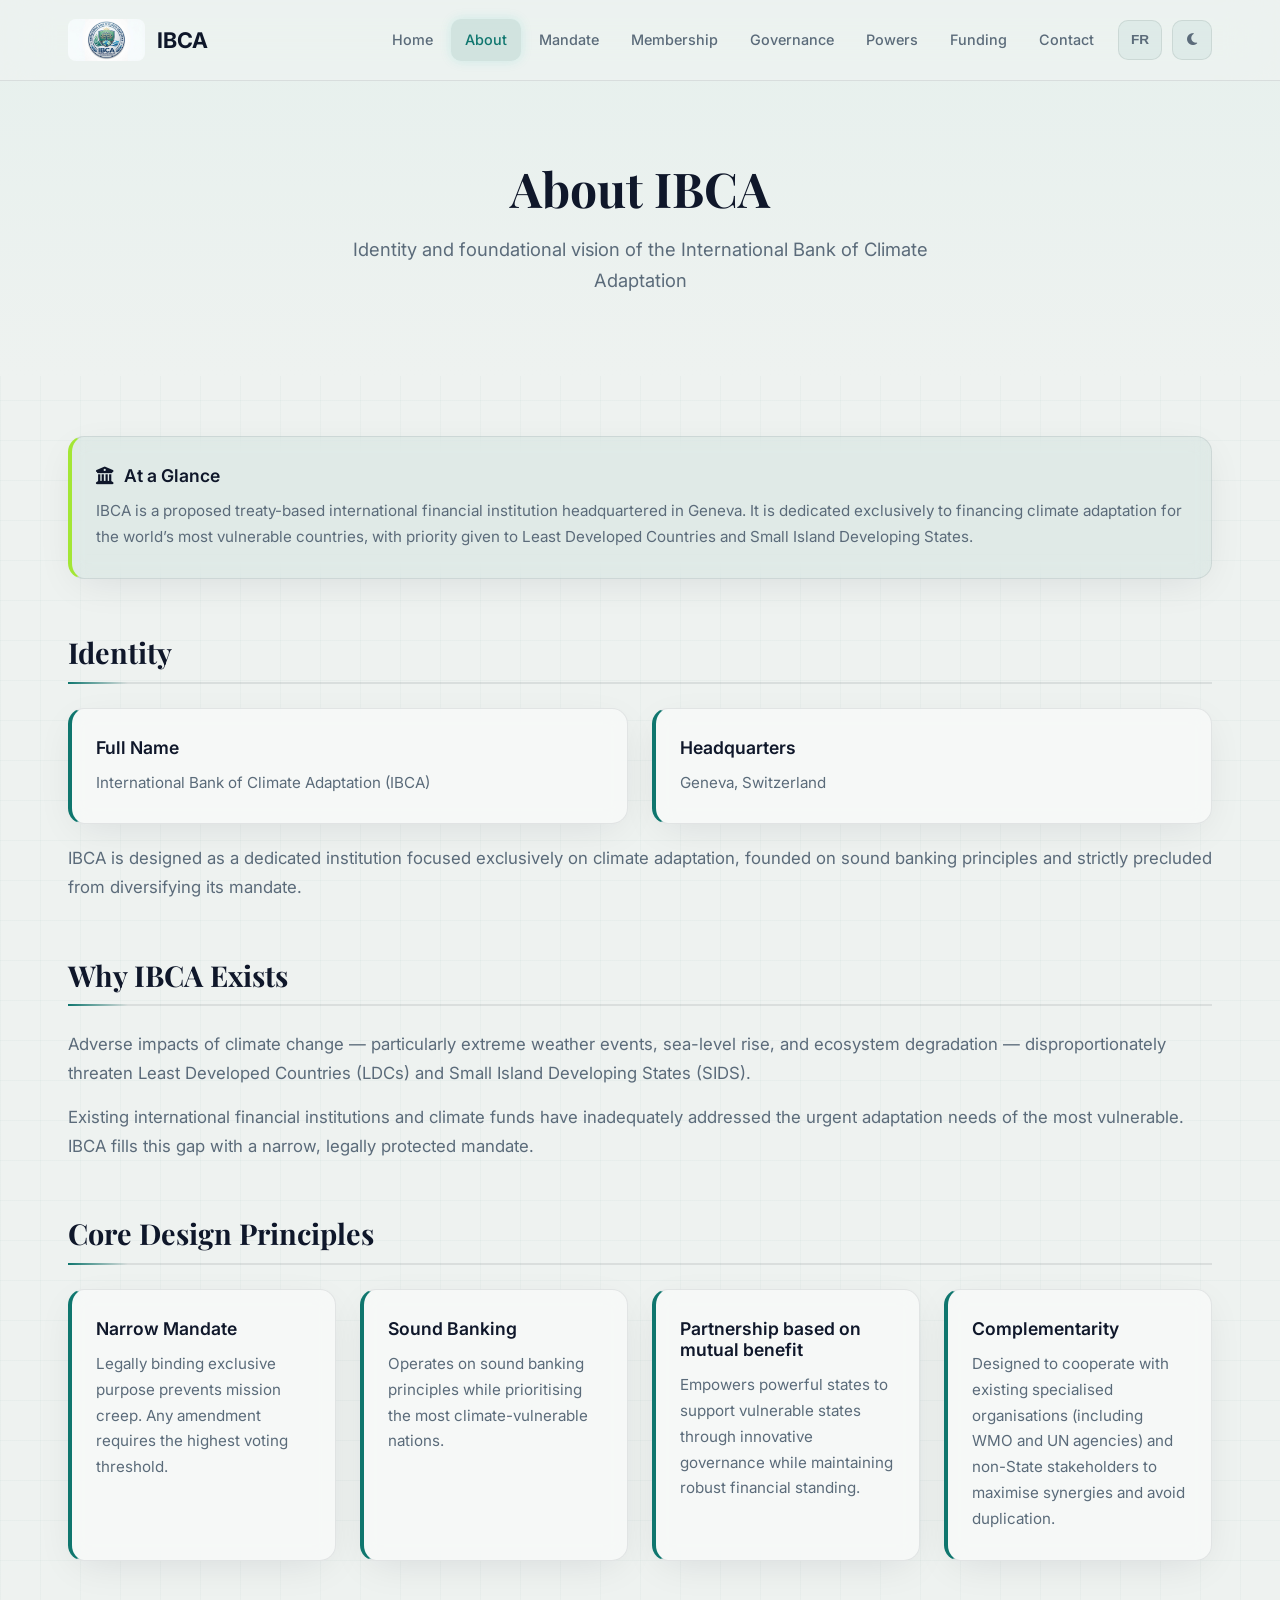
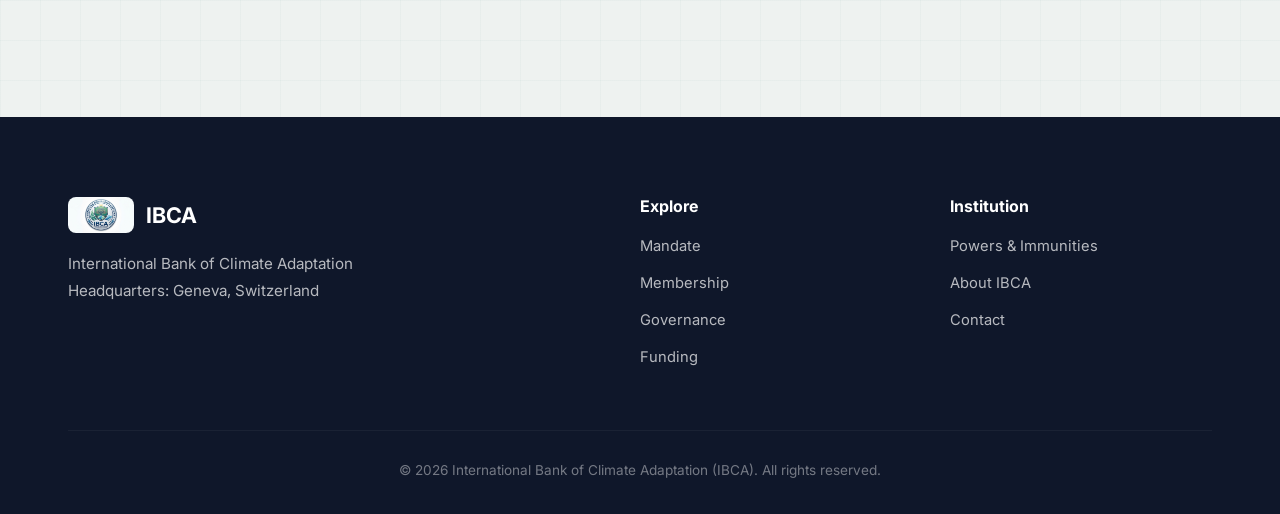
<file: about.html>
<!DOCTYPE html>
<html lang="en" data-lang="en">
<head>
  <meta charset="UTF-8">
  <meta name="viewport" content="width=device-width, initial-scale=1.0">
  <title>About – IBCA</title>
  <meta name="description" content="About the International Bank of Climate Adaptation (IBCA) – a Geneva-based institution dedicated exclusively to climate adaptation finance for the most vulnerable countries.">
  <link rel="preconnect" href="https://fonts.googleapis.com">
  <link rel="preconnect" href="https://fonts.gstatic.com" crossorigin>
  <link href="https://fonts.googleapis.com/css2?family=Inter:wght@400;500;600;700&family=Playfair+Display:wght@600;700&display=swap" rel="stylesheet">
  <link rel="stylesheet" href="https://cdnjs.cloudflare.com/ajax/libs/font-awesome/6.5.1/css/all.min.css">
  <link rel="stylesheet" href="css/style.css">
</head>
<body>
  <header class="header" id="header">
    <div class="container nav-container">
      <a href="index.html" class="logo">
        <img src="logo.png" alt="IBCA Logo">
        <span>IBCA</span>
      </a>
      <nav class="nav" id="nav">
        <a href="index.html" class="nav-link">
          <span class="lang-en">Home</span><span class="lang-fr">Accueil</span>
        </a>
        <a href="about.html" class="nav-link active">
          <span class="lang-en">About</span><span class="lang-fr">À propos</span>
        </a>
        <a href="mandate.html" class="nav-link">
          <span class="lang-en">Mandate</span><span class="lang-fr">Mandat</span>
        </a>
        <a href="membership.html" class="nav-link">
          <span class="lang-en">Membership</span><span class="lang-fr">Adhésion</span>
        </a>
        <a href="governance.html" class="nav-link">
          <span class="lang-en">Governance</span><span class="lang-fr">Gouvernance</span>
        </a>
        <a href="powers.html" class="nav-link">
          <span class="lang-en">Powers</span><span class="lang-fr">Pouvoirs</span>
        </a>
        <a href="funding.html" class="nav-link">
          <span class="lang-en">Funding</span><span class="lang-fr">Financement</span>
        </a>
        <a href="contact.html" class="nav-link">
          <span class="lang-en">Contact</span><span class="lang-fr">Contact</span>
        </a>
        <button class="lang-switch" id="langSwitch">FR</button>
        <button class="theme-toggle" id="themeToggle" aria-label="Toggle dark mode"><i class="fas fa-moon"></i></button>
      </nav>
      <button class="menu-toggle" id="menuToggle" aria-label="Menu"><i class="fas fa-bars"></i></button>
    </div>
  </header>

  <section class="page-hero">
    <div class="container">
      <h1>
        <span class="lang-en">About IBCA</span>
        <span class="lang-fr">À propos de l'IBCA</span>
      </h1>
      <p>
        <span class="lang-en">Identity and foundational vision of the International Bank of Climate Adaptation</span>
        <span class="lang-fr">Identité et vision fondatrice de la Banque internationale d'adaptation au climat</span>
      </p>
    </div>
  </section>

  <section class="content-section">
    <div class="container">

      <!-- Summary -->
      <div class="content-block">
        <div class="info-card" style="border-left-color: var(--accent); background: rgba(15,118,110,0.06);">
          <h4><i class="fas fa-building-columns"></i> <span class="lang-en">At a Glance</span><span class="lang-fr">En un coup d'œil</span></h4>
          <p>
            <span class="lang-en">IBCA is a proposed treaty-based international financial institution headquartered in Geneva. It is dedicated exclusively to financing climate adaptation for the world’s most vulnerable countries, with priority given to Least Developed Countries and Small Island Developing States.</span>
            <span class="lang-fr">L'IBCA est une institution financière internationale proposée fondée sur un traité, dont le siège est à Genève. Elle est exclusivement dédiée au financement de l'adaptation au climat pour les pays les plus vulnérables du monde, en donnant la priorité aux pays les moins avancés et aux petits États insulaires en développement.</span>
          </p>
        </div>
      </div>

      <div class="content-block">
        <h2>
          <span class="lang-en">Identity</span>
          <span class="lang-fr">Identité</span>
        </h2>
        <div class="info-grid">
          <div class="info-card">
            <h4><span class="lang-en">Full Name</span><span class="lang-fr">Nom complet</span></h4>
            <p>International Bank of Climate Adaptation (IBCA)</p>
          </div>
          <div class="info-card">
            <h4><span class="lang-en">Headquarters</span><span class="lang-fr">Siège</span></h4>
            <p><span class="lang-en">Geneva, Switzerland</span><span class="lang-fr">Genève, Suisse</span></p>
          </div>
        </div>
        <p style="margin-top: 20px; color: var(--gray);">
          <span class="lang-en">IBCA is designed as a dedicated institution focused exclusively on climate adaptation, founded on sound banking principles and strictly precluded from diversifying its mandate.</span>
          <span class="lang-fr">L'IBCA est conçue comme une institution dédiée exclusivement à l'adaptation au climat, fondée sur des principes bancaires sains et strictement empêchée de diversifier son mandat.</span>
        </p>
      </div>

      <div class="content-block">
        <h2>
          <span class="lang-en">Why IBCA Exists</span>
          <span class="lang-fr">Pourquoi l'IBCA existe</span>
        </h2>
        <p>
          <span class="lang-en">Adverse impacts of climate change — particularly extreme weather events, sea-level rise, and ecosystem degradation — disproportionately threaten Least Developed Countries (LDCs) and Small Island Developing States (SIDS).</span>
          <span class="lang-fr">Les impacts négatifs du changement climatique — en particulier les phénomènes météorologiques extrêmes, l'élévation du niveau de la mer et la dégradation des écosystèmes — menacent de manière disproportionnée les pays les moins avancés (PMA) et les petits États insulaires en développement (PEID).</span>
        </p>
        <p>
          <span class="lang-en">Existing international financial institutions and climate funds have inadequately addressed the urgent adaptation needs of the most vulnerable. IBCA fills this gap with a narrow, legally protected mandate.</span>
          <span class="lang-fr">Les institutions financières internationales et les fonds climatiques existants n'ont pas suffisamment répondu aux besoins urgents d'adaptation des plus vulnérables. L'IBCA comble cette lacune avec un mandat étroit et juridiquement protégé.</span>
        </p>
      </div>

      <div class="content-block">
        <h2>
          <span class="lang-en">Core Design Principles</span>
          <span class="lang-fr">Principes de conception fondamentaux</span>
        </h2>
        <div class="info-grid">
          <div class="info-card">
            <h4><span class="lang-en">Narrow Mandate</span><span class="lang-fr">Mandat étroit</span></h4>
            <p>
              <span class="lang-en">Legally binding exclusive purpose prevents mission creep. Any amendment requires the highest voting threshold.</span>
              <span class="lang-fr">Un objectif exclusif juridiquement contraignant empêche le glissement de mission. Toute modification exige le seuil de vote le plus élevé.</span>
            </p>
          </div>
          <div class="info-card">
            <h4><span class="lang-en">Sound Banking</span><span class="lang-fr">Principes bancaires sains</span></h4>
            <p>
              <span class="lang-en">Operates on sound banking principles while prioritising the most climate-vulnerable nations.</span>
              <span class="lang-fr">Fonctionne selon des principes bancaires sains tout en donnant la priorité aux nations les plus vulnérables au climat.</span>
            </p>
          </div>
          <div class="info-card">
            <h4><span class="lang-en">Partnership based on mutual benefit</span><span class="lang-fr">Partenariat fondé sur le bénéfice mutuel</span></h4>
            <p>
              <span class="lang-en">Empowers powerful states to support vulnerable states through innovative governance while maintaining robust financial standing.</span>
              <span class="lang-fr">Permet aux États puissants de soutenir les États vulnérables grâce à une gouvernance innovante tout en maintenant une solidité financière robuste.</span>
            </p>
          </div>
          <div class="info-card">
            <h4><span class="lang-en">Complementarity</span><span class="lang-fr">Complémentarité</span></h4>
            <p>
              <span class="lang-en">Designed to cooperate with existing specialised organisations (including WMO and UN agencies) and non-State stakeholders to maximise synergies and avoid duplication.</span>
              <span class="lang-fr">Conçue pour coopérer avec les organisations spécialisées existantes (y compris l'OMM et les agences de l'ONU) et les acteurs non étatiques afin de maximiser les synergies et d'éviter les doublons.</span>
            </p>
          </div>
        </div>
      </div>
    </div>
  </section>

  <footer class="footer">
    <div class="container">
      <div class="footer-grid">
        <div class="footer-brand">
          <div class="logo">
            <img src="logo.png" alt="IBCA" style="height:36px;">
            <span>IBCA</span>
          </div>
          <p>
            <span class="lang-en">International Bank of Climate Adaptation<br>Headquarters: Geneva, Switzerland</span>
            <span class="lang-fr">Banque internationale d'adaptation au climat<br>Siège : Genève, Suisse</span>
          </p>
        </div>
        <div class="footer-links">
          <h4><span class="lang-en">Explore</span><span class="lang-fr">Explorer</span></h4>
          <a href="mandate.html"><span class="lang-en">Mandate</span><span class="lang-fr">Mandat</span></a>
          <a href="membership.html"><span class="lang-en">Membership</span><span class="lang-fr">Adhésion</span></a>
          <a href="governance.html"><span class="lang-en">Governance</span><span class="lang-fr">Gouvernance</span></a>
          <a href="funding.html"><span class="lang-en">Funding</span><span class="lang-fr">Financement</span></a>
        </div>
        <div class="footer-links">
          <h4><span class="lang-en">Institution</span><span class="lang-fr">Institution</span></h4>
          <a href="powers.html"><span class="lang-en">Powers & Immunities</span><span class="lang-fr">Pouvoirs & Immunités</span></a>
          <a href="about.html"><span class="lang-en">About IBCA</span><span class="lang-fr">À propos de l'IBCA</span></a>
          <a href="contact.html"><span class="lang-en">Contact</span><span class="lang-fr">Contact</span></a>
        </div>
      </div>
      <div class="footer-bottom">
        <p>© 2026 International Bank of Climate Adaptation (IBCA). All rights reserved.</p>
      </div>
    </div>
  </footer>
  <script src="js/main.js"></script>
</body>
</html>
</file>
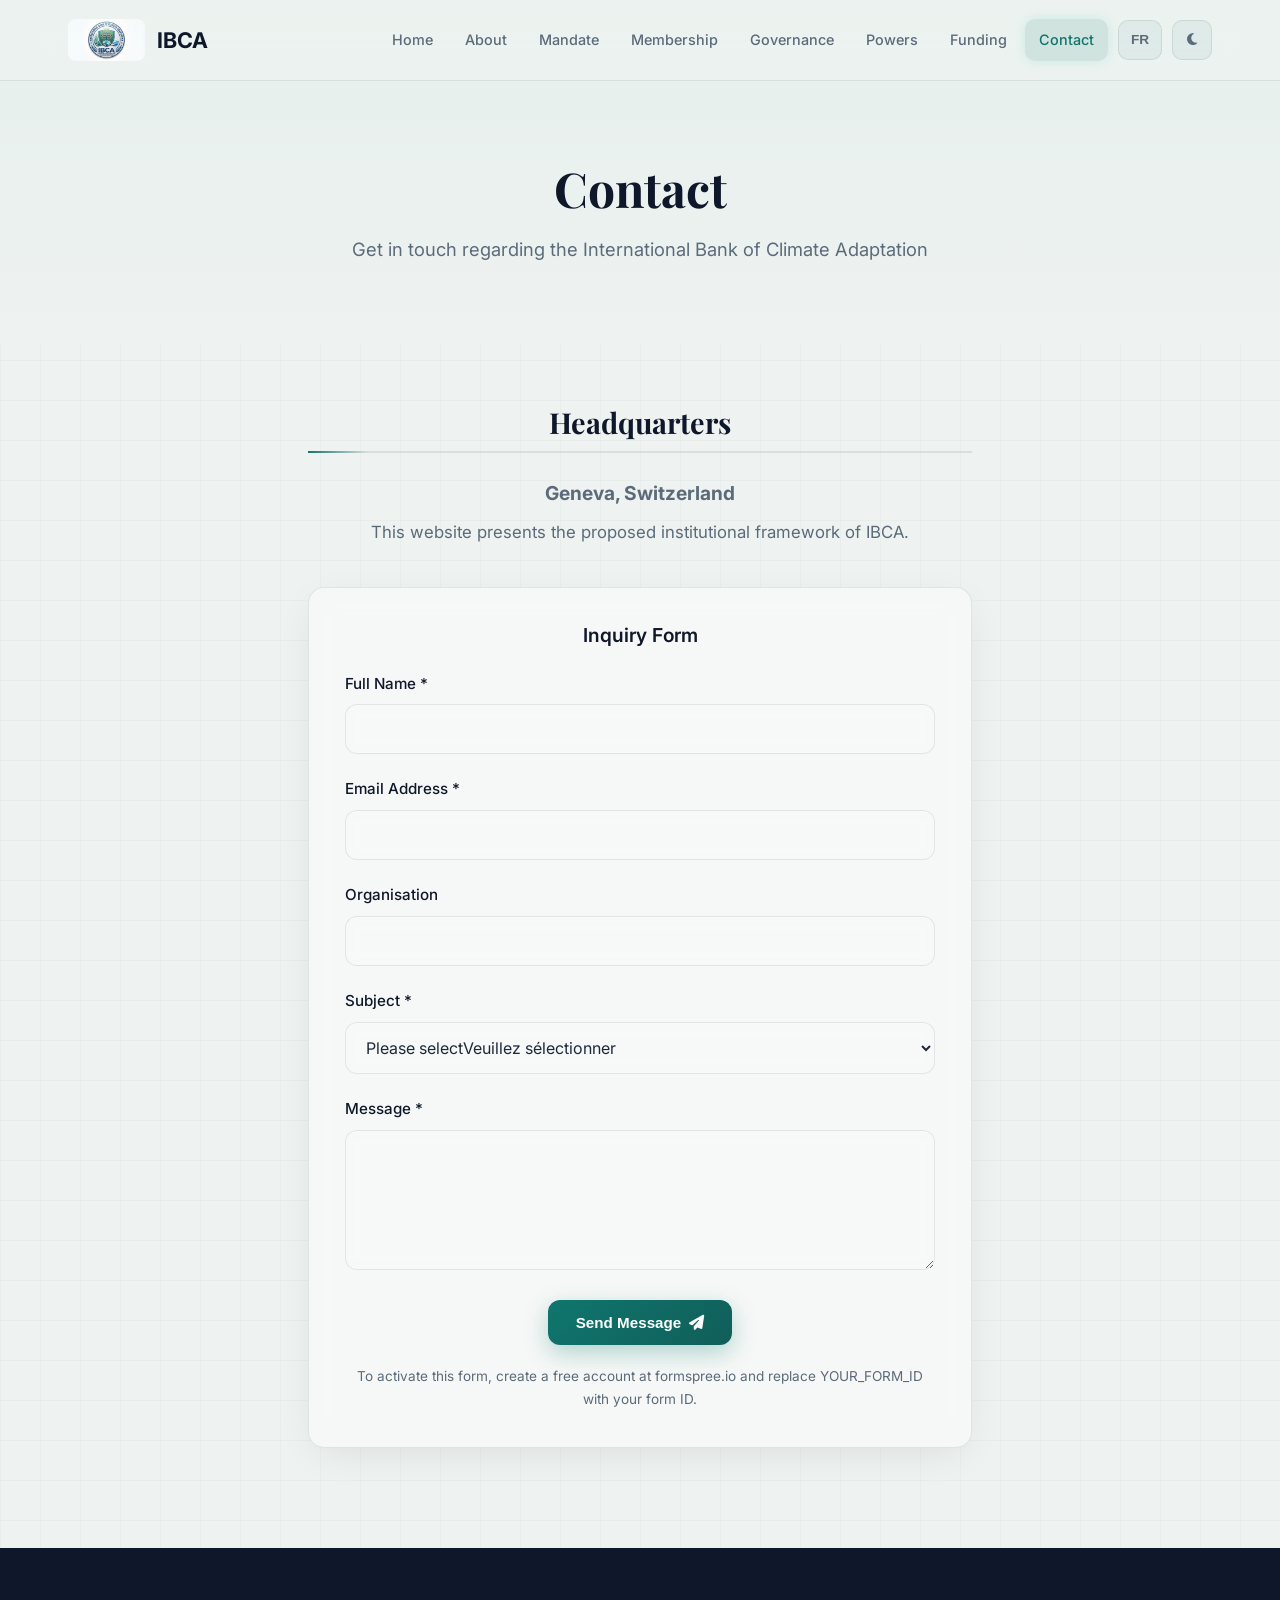
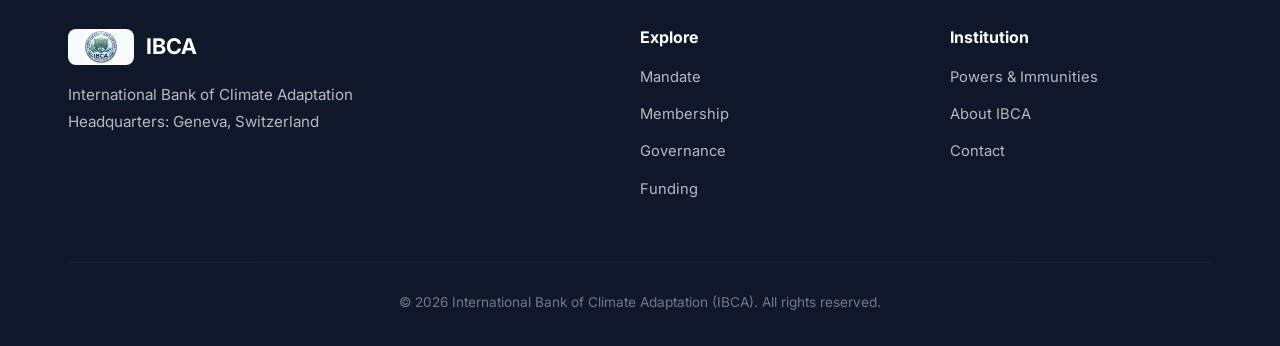
<file: contact.html>
<!DOCTYPE html>
<html lang="en" data-lang="en">
<head>
  <meta charset="UTF-8">
  <meta name="viewport" content="width=device-width, initial-scale=1.0">
  <title>Contact – IBCA</title>
  <meta name="description" content="Contact the International Bank of Climate Adaptation (IBCA) – Geneva headquarters and inquiry form.">
  <link rel="preconnect" href="https://fonts.googleapis.com">
  <link rel="preconnect" href="https://fonts.gstatic.com" crossorigin>
  <link href="https://fonts.googleapis.com/css2?family=Inter:wght@400;500;600;700&family=Playfair+Display:wght@600;700&display=swap" rel="stylesheet">
  <link rel="stylesheet" href="https://cdnjs.cloudflare.com/ajax/libs/font-awesome/6.5.1/css/all.min.css">
  <link rel="stylesheet" href="css/style.css">
</head>
<body>
  <header class="header" id="header">
    <div class="container nav-container">
      <a href="index.html" class="logo">
        <img src="logo.png" alt="IBCA Logo">
        <span>IBCA</span>
      </a>
      <nav class="nav" id="nav">
        <a href="index.html" class="nav-link">
          <span class="lang-en">Home</span><span class="lang-fr">Accueil</span>
        </a>
        <a href="about.html" class="nav-link">
          <span class="lang-en">About</span><span class="lang-fr">À propos</span>
        </a>
        <a href="mandate.html" class="nav-link">
          <span class="lang-en">Mandate</span><span class="lang-fr">Mandat</span>
        </a>
        <a href="membership.html" class="nav-link">
          <span class="lang-en">Membership</span><span class="lang-fr">Adhésion</span>
        </a>
        <a href="governance.html" class="nav-link">
          <span class="lang-en">Governance</span><span class="lang-fr">Gouvernance</span>
        </a>
        <a href="powers.html" class="nav-link">
          <span class="lang-en">Powers</span><span class="lang-fr">Pouvoirs</span>
        </a>
        <a href="funding.html" class="nav-link">
          <span class="lang-en">Funding</span><span class="lang-fr">Financement</span>
        </a>
        <a href="contact.html" class="nav-link active">
          <span class="lang-en">Contact</span><span class="lang-fr">Contact</span>
        </a>
        <button class="lang-switch" id="langSwitch">FR</button>
        <button class="theme-toggle" id="themeToggle" aria-label="Toggle dark mode"><i class="fas fa-moon"></i></button>
      </nav>
      <button class="menu-toggle" id="menuToggle" aria-label="Menu"><i class="fas fa-bars"></i></button>
    </div>
  </header>

  <section class="page-hero">
    <div class="container">
      <h1>
        <span class="lang-en">Contact</span>
        <span class="lang-fr">Contact</span>
      </h1>
      <p>
        <span class="lang-en">Get in touch regarding the International Bank of Climate Adaptation</span>
        <span class="lang-fr">Contactez-nous concernant la Banque internationale d'adaptation au climat</span>
      </p>
    </div>
  </section>

  <section class="content-section">
    <div class="container" style="max-width:720px;">

      <div class="content-block text-center" style="margin-bottom:40px;">
        <h2>
          <span class="lang-en">Headquarters</span>
          <span class="lang-fr">Siège</span>
        </h2>
        <p style="font-size:1.2rem; margin-bottom:8px;"><strong><span class="lang-en">Geneva, Switzerland</span><span class="lang-fr">Genève, Suisse</span></strong></p>
        <p style="color:var(--gray);">
          <span class="lang-en">This website presents the proposed institutional framework of IBCA.</span>
          <span class="lang-fr">Ce site présente le cadre institutionnel proposé de l'IBCA.</span>
        </p>
      </div>

      <div class="card" style="padding:36px;">
        <h3 style="font-family:'Inter',sans-serif; margin-bottom:24px; text-align:center;">
          <span class="lang-en">Inquiry Form</span>
          <span class="lang-fr">Formulaire de demande</span>
        </h3>
        <form action="https://formspree.io/f/YOUR_FORM_ID" method="POST">
          <div class="form-group">
            <label for="name"><span class="lang-en">Full Name *</span><span class="lang-fr">Nom complet *</span></label>
            <input type="text" id="name" name="name" required>
          </div>
          <div class="form-group">
            <label for="email"><span class="lang-en">Email Address *</span><span class="lang-fr">Adresse e-mail *</span></label>
            <input type="email" id="email" name="email" required>
          </div>
          <div class="form-group">
            <label for="organisation"><span class="lang-en">Organisation</span><span class="lang-fr">Organisation</span></label>
            <input type="text" id="organisation" name="organisation">
          </div>
          <div class="form-group">
            <label for="subject"><span class="lang-en">Subject *</span><span class="lang-fr">Sujet *</span></label>
            <select id="subject" name="subject" required>
              <option value=""><span class="lang-en">Please select</span><span class="lang-fr">Veuillez sélectionner</span></option>
              <option value="General Inquiry"><span class="lang-en">General Inquiry</span><span class="lang-fr">Demande générale</span></option>
              <option value="Partnership"><span class="lang-en">Partnership Opportunity</span><span class="lang-fr">Opportunité de partenariat</span></option>
              <option value="Membership"><span class="lang-en">Membership Interest</span><span class="lang-fr">Intérêt pour l'adhésion</span></option>
              <option value="Technical"><span class="lang-en">Technical / Institutional Design</span><span class="lang-fr">Technique / Conception institutionnelle</span></option>
              <option value="Other"><span class="lang-en">Other</span><span class="lang-fr">Autre</span></option>
            </select>
          </div>
          <div class="form-group">
            <label for="message"><span class="lang-en">Message *</span><span class="lang-fr">Message *</span></label>
            <textarea id="message" name="message" required></textarea>
          </div>
          <div class="text-center">
            <button type="submit" class="btn btn-primary">
              <span class="lang-en">Send Message</span>
              <span class="lang-fr">Envoyer le message</span>
              <i class="fas fa-paper-plane"></i>
            </button>
          </div>
        </form>
        <p style="margin-top:20px; font-size:0.85rem; color:var(--gray); text-align:center;">
          <span class="lang-en">To activate this form, create a free account at formspree.io and replace YOUR_FORM_ID with your form ID.</span>
          <span class="lang-fr">Pour activer ce formulaire, créez un compte gratuit sur formspree.io et remplacez YOUR_FORM_ID par votre identifiant de formulaire.</span>
        </p>
      </div>
    </div>
  </section>

  <footer class="footer">
    <div class="container">
      <div class="footer-grid">
        <div class="footer-brand">
          <div class="logo">
            <img src="logo.png" alt="IBCA" style="height:36px;">
            <span>IBCA</span>
          </div>
          <p>
            <span class="lang-en">International Bank of Climate Adaptation<br>Headquarters: Geneva, Switzerland</span>
            <span class="lang-fr">Banque internationale d'adaptation au climat<br>Siège : Genève, Suisse</span>
          </p>
        </div>
        <div class="footer-links">
          <h4><span class="lang-en">Explore</span><span class="lang-fr">Explorer</span></h4>
          <a href="mandate.html"><span class="lang-en">Mandate</span><span class="lang-fr">Mandat</span></a>
          <a href="membership.html"><span class="lang-en">Membership</span><span class="lang-fr">Adhésion</span></a>
          <a href="governance.html"><span class="lang-en">Governance</span><span class="lang-fr">Gouvernance</span></a>
          <a href="funding.html"><span class="lang-en">Funding</span><span class="lang-fr">Financement</span></a>
        </div>
        <div class="footer-links">
          <h4><span class="lang-en">Institution</span><span class="lang-fr">Institution</span></h4>
          <a href="powers.html"><span class="lang-en">Powers & Immunities</span><span class="lang-fr">Pouvoirs & Immunités</span></a>
          <a href="about.html"><span class="lang-en">About IBCA</span><span class="lang-fr">À propos de l'IBCA</span></a>
          <a href="contact.html"><span class="lang-en">Contact</span><span class="lang-fr">Contact</span></a>
        </div>
      </div>
      <div class="footer-bottom">
        <p>© 2026 International Bank of Climate Adaptation (IBCA). All rights reserved.</p>
      </div>
    </div>
  </footer>
  <script src="js/main.js"></script>
</body>
</html>
</file>
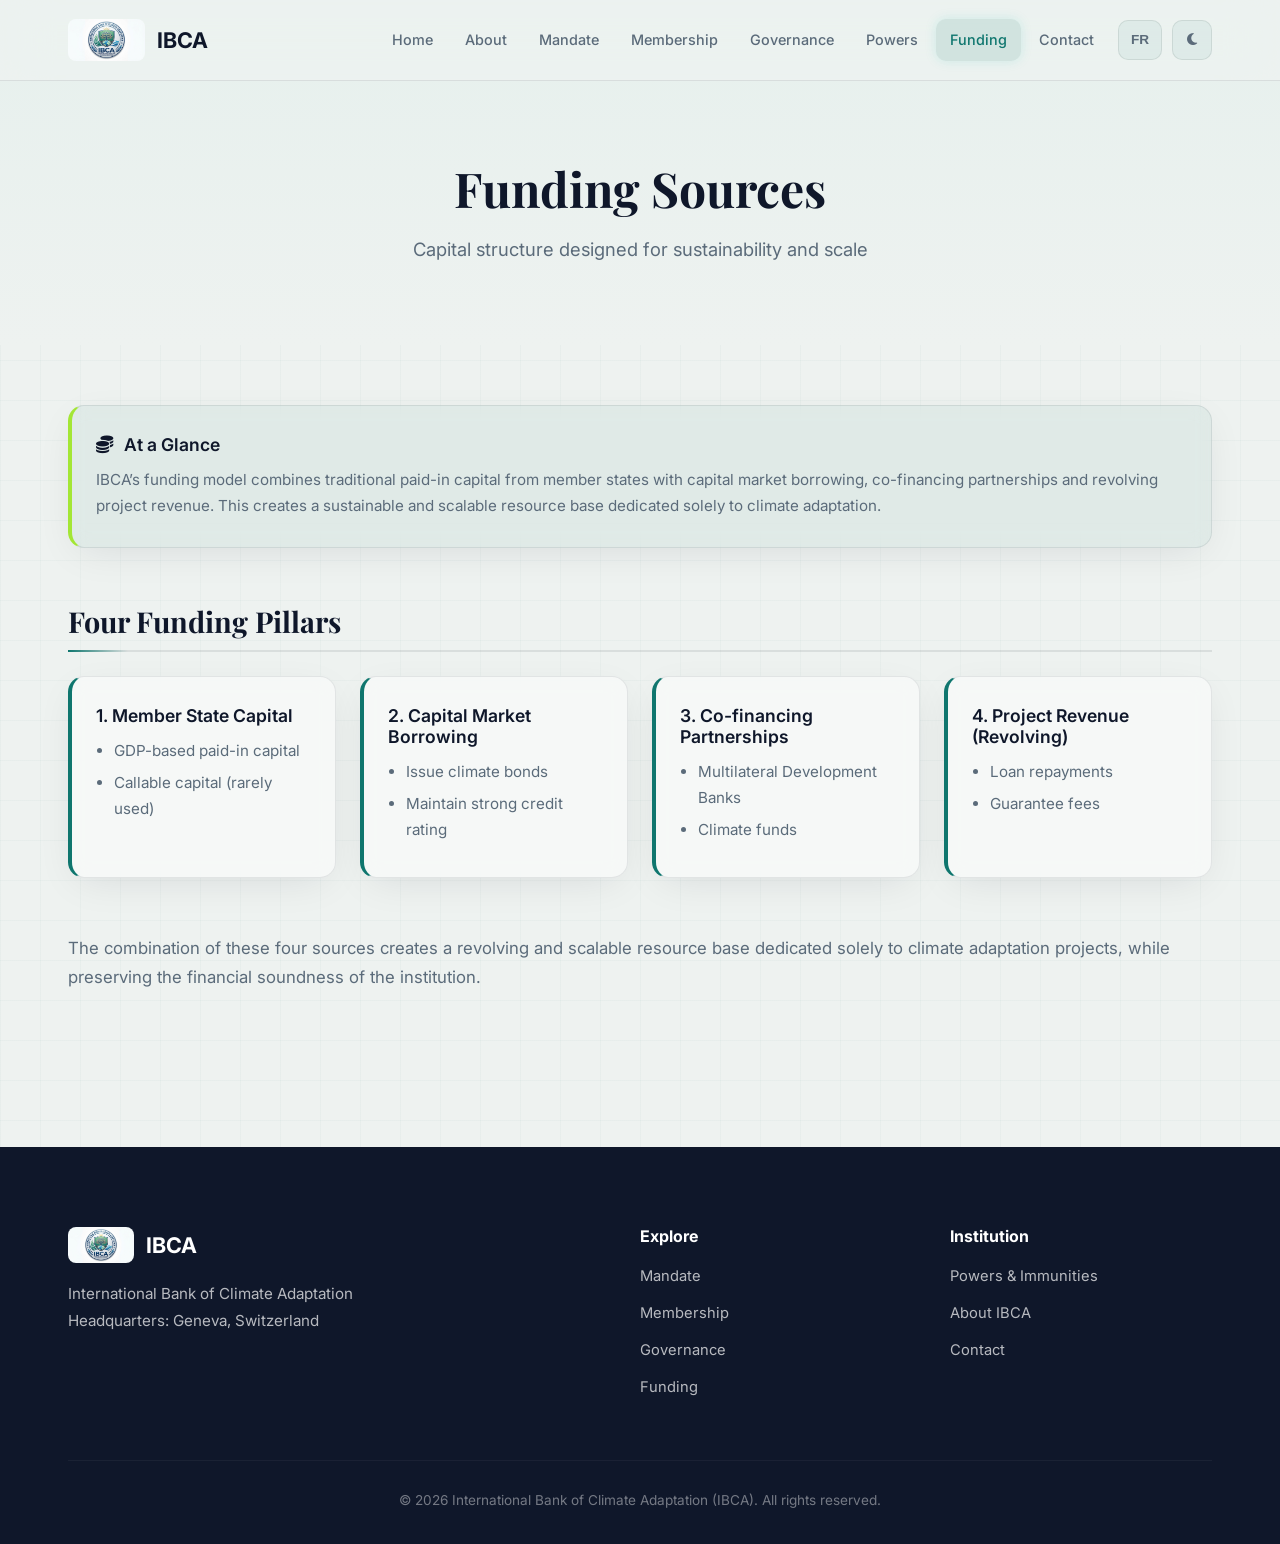
<file: funding.html>
<!DOCTYPE html>
<html lang="en" data-lang="en">
<head>
  <meta charset="UTF-8">
  <meta name="viewport" content="width=device-width, initial-scale=1.0">
  <title>Funding – IBCA</title>
  <meta name="description" content="Funding Sources of the International Bank of Climate Adaptation (IBCA) – member capital, market borrowing, co-financing and revolving project revenue.">
  <link rel="preconnect" href="https://fonts.googleapis.com">
  <link rel="preconnect" href="https://fonts.gstatic.com" crossorigin>
  <link href="https://fonts.googleapis.com/css2?family=Inter:wght@400;500;600;700&family=Playfair+Display:wght@600;700&display=swap" rel="stylesheet">
  <link rel="stylesheet" href="https://cdnjs.cloudflare.com/ajax/libs/font-awesome/6.5.1/css/all.min.css">
  <link rel="stylesheet" href="css/style.css">
</head>
<body>
  <header class="header" id="header">
    <div class="container nav-container">
      <a href="index.html" class="logo">
        <img src="logo.png" alt="IBCA Logo">
        <span>IBCA</span>
      </a>
      <nav class="nav" id="nav">
        <a href="index.html" class="nav-link">
          <span class="lang-en">Home</span><span class="lang-fr">Accueil</span>
        </a>
        <a href="about.html" class="nav-link">
          <span class="lang-en">About</span><span class="lang-fr">À propos</span>
        </a>
        <a href="mandate.html" class="nav-link">
          <span class="lang-en">Mandate</span><span class="lang-fr">Mandat</span>
        </a>
        <a href="membership.html" class="nav-link">
          <span class="lang-en">Membership</span><span class="lang-fr">Adhésion</span>
        </a>
        <a href="governance.html" class="nav-link">
          <span class="lang-en">Governance</span><span class="lang-fr">Gouvernance</span>
        </a>
        <a href="powers.html" class="nav-link">
          <span class="lang-en">Powers</span><span class="lang-fr">Pouvoirs</span>
        </a>
        <a href="funding.html" class="nav-link active">
          <span class="lang-en">Funding</span><span class="lang-fr">Financement</span>
        </a>
        <a href="contact.html" class="nav-link">
          <span class="lang-en">Contact</span><span class="lang-fr">Contact</span>
        </a>
        <button class="lang-switch" id="langSwitch">FR</button>
        <button class="theme-toggle" id="themeToggle" aria-label="Toggle dark mode"><i class="fas fa-moon"></i></button>
      </nav>
      <button class="menu-toggle" id="menuToggle" aria-label="Menu"><i class="fas fa-bars"></i></button>
    </div>
  </header>

  <section class="page-hero">
    <div class="container">
      <h1>
        <span class="lang-en">Funding Sources</span>
        <span class="lang-fr">Sources de financement</span>
      </h1>
      <p>
        <span class="lang-en">Capital structure designed for sustainability and scale</span>
        <span class="lang-fr">Structure de capital conçue pour la durabilité et l'échelle</span>
      </p>
    </div>
  </section>

  <section class="content-section">
    <div class="container">

      <!-- Summary -->
      <div class="content-block">
        <div class="info-card" style="border-left-color: var(--accent); background: rgba(15,118,110,0.06);">
          <h4><i class="fas fa-coins"></i> <span class="lang-en">At a Glance</span><span class="lang-fr">En un coup d'œil</span></h4>
          <p>
            <span class="lang-en">IBCA’s funding model combines traditional paid-in capital from member states with capital market borrowing, co-financing partnerships and revolving project revenue. This creates a sustainable and scalable resource base dedicated solely to climate adaptation.</span>
            <span class="lang-fr">Le modèle de financement de l'IBCA combine le capital versé traditionnel des États membres avec l'emprunt sur les marchés de capitaux, les partenariats de cofinancement et les revenus de projets revolving. Cela crée une base de ressources durable et évolutive dédiée uniquement à l'adaptation au climat.</span>
          </p>
        </div>
      </div>

      <div class="content-block">
        <h2>
          <span class="lang-en">Four Funding Pillars</span>
          <span class="lang-fr">Quatre piliers de financement</span>
        </h2>
        <div class="info-grid">
          <div class="info-card">
            <h4><span class="lang-en">1. Member State Capital</span><span class="lang-fr">1. Capital des États membres</span></h4>
            <ul>
              <li><span class="lang-en">GDP-based paid-in capital</span><span class="lang-fr">Capital versé basé sur le PIB</span></li>
              <li><span class="lang-en">Callable capital (rarely used)</span><span class="lang-fr">Capital appelable (rarement utilisé)</span></li>
            </ul>
          </div>
          <div class="info-card">
            <h4><span class="lang-en">2. Capital Market Borrowing</span><span class="lang-fr">2. Emprunt sur les marchés de capitaux</span></h4>
            <ul>
              <li><span class="lang-en">Issue climate bonds</span><span class="lang-fr">Émettre des obligations climatiques</span></li>
              <li><span class="lang-en">Maintain strong credit rating</span><span class="lang-fr">Maintenir une solide notation de crédit</span></li>
            </ul>
          </div>
          <div class="info-card">
            <h4><span class="lang-en">3. Co-financing Partnerships</span><span class="lang-fr">3. Partenariats de cofinancement</span></h4>
            <ul>
              <li><span class="lang-en">Multilateral Development Banks</span><span class="lang-fr">Banques multilatérales de développement</span></li>
              <li><span class="lang-en">Climate funds</span><span class="lang-fr">Fonds climatiques</span></li>
            </ul>
          </div>
          <div class="info-card">
            <h4><span class="lang-en">4. Project Revenue (Revolving)</span><span class="lang-fr">4. Revenus de projets (revolving)</span></h4>
            <ul>
              <li><span class="lang-en">Loan repayments</span><span class="lang-fr">Remboursements de prêts</span></li>
              <li><span class="lang-en">Guarantee fees</span><span class="lang-fr">Frais de garantie</span></li>
            </ul>
          </div>
        </div>
      </div>

      <div class="content-block">
        <p style="color: var(--gray);">
          <span class="lang-en">The combination of these four sources creates a revolving and scalable resource base dedicated solely to climate adaptation projects, while preserving the financial soundness of the institution.</span>
          <span class="lang-fr">La combinaison de ces quatre sources crée une base de ressources revolving et évolutive dédiée uniquement aux projets d'adaptation au climat, tout en préservant la solidité financière de l'institution.</span>
        </p>
      </div>

    </div>
  </section>

  <footer class="footer">
    <div class="container">
      <div class="footer-grid">
        <div class="footer-brand">
          <div class="logo">
            <img src="logo.png" alt="IBCA" style="height:36px;">
            <span>IBCA</span>
          </div>
          <p>
            <span class="lang-en">International Bank of Climate Adaptation<br>Headquarters: Geneva, Switzerland</span>
            <span class="lang-fr">Banque internationale d'adaptation au climat<br>Siège : Genève, Suisse</span>
          </p>
        </div>
        <div class="footer-links">
          <h4><span class="lang-en">Explore</span><span class="lang-fr">Explorer</span></h4>
          <a href="mandate.html"><span class="lang-en">Mandate</span><span class="lang-fr">Mandat</span></a>
          <a href="membership.html"><span class="lang-en">Membership</span><span class="lang-fr">Adhésion</span></a>
          <a href="governance.html"><span class="lang-en">Governance</span><span class="lang-fr">Gouvernance</span></a>
          <a href="funding.html"><span class="lang-en">Funding</span><span class="lang-fr">Financement</span></a>
        </div>
        <div class="footer-links">
          <h4><span class="lang-en">Institution</span><span class="lang-fr">Institution</span></h4>
          <a href="powers.html"><span class="lang-en">Powers & Immunities</span><span class="lang-fr">Pouvoirs & Immunités</span></a>
          <a href="about.html"><span class="lang-en">About IBCA</span><span class="lang-fr">À propos de l'IBCA</span></a>
          <a href="contact.html"><span class="lang-en">Contact</span><span class="lang-fr">Contact</span></a>
        </div>
      </div>
      <div class="footer-bottom">
        <p>© 2026 International Bank of Climate Adaptation (IBCA). All rights reserved.</p>
      </div>
    </div>
  </footer>
  <script src="js/main.js"></script>
</body>
</html>
</file>
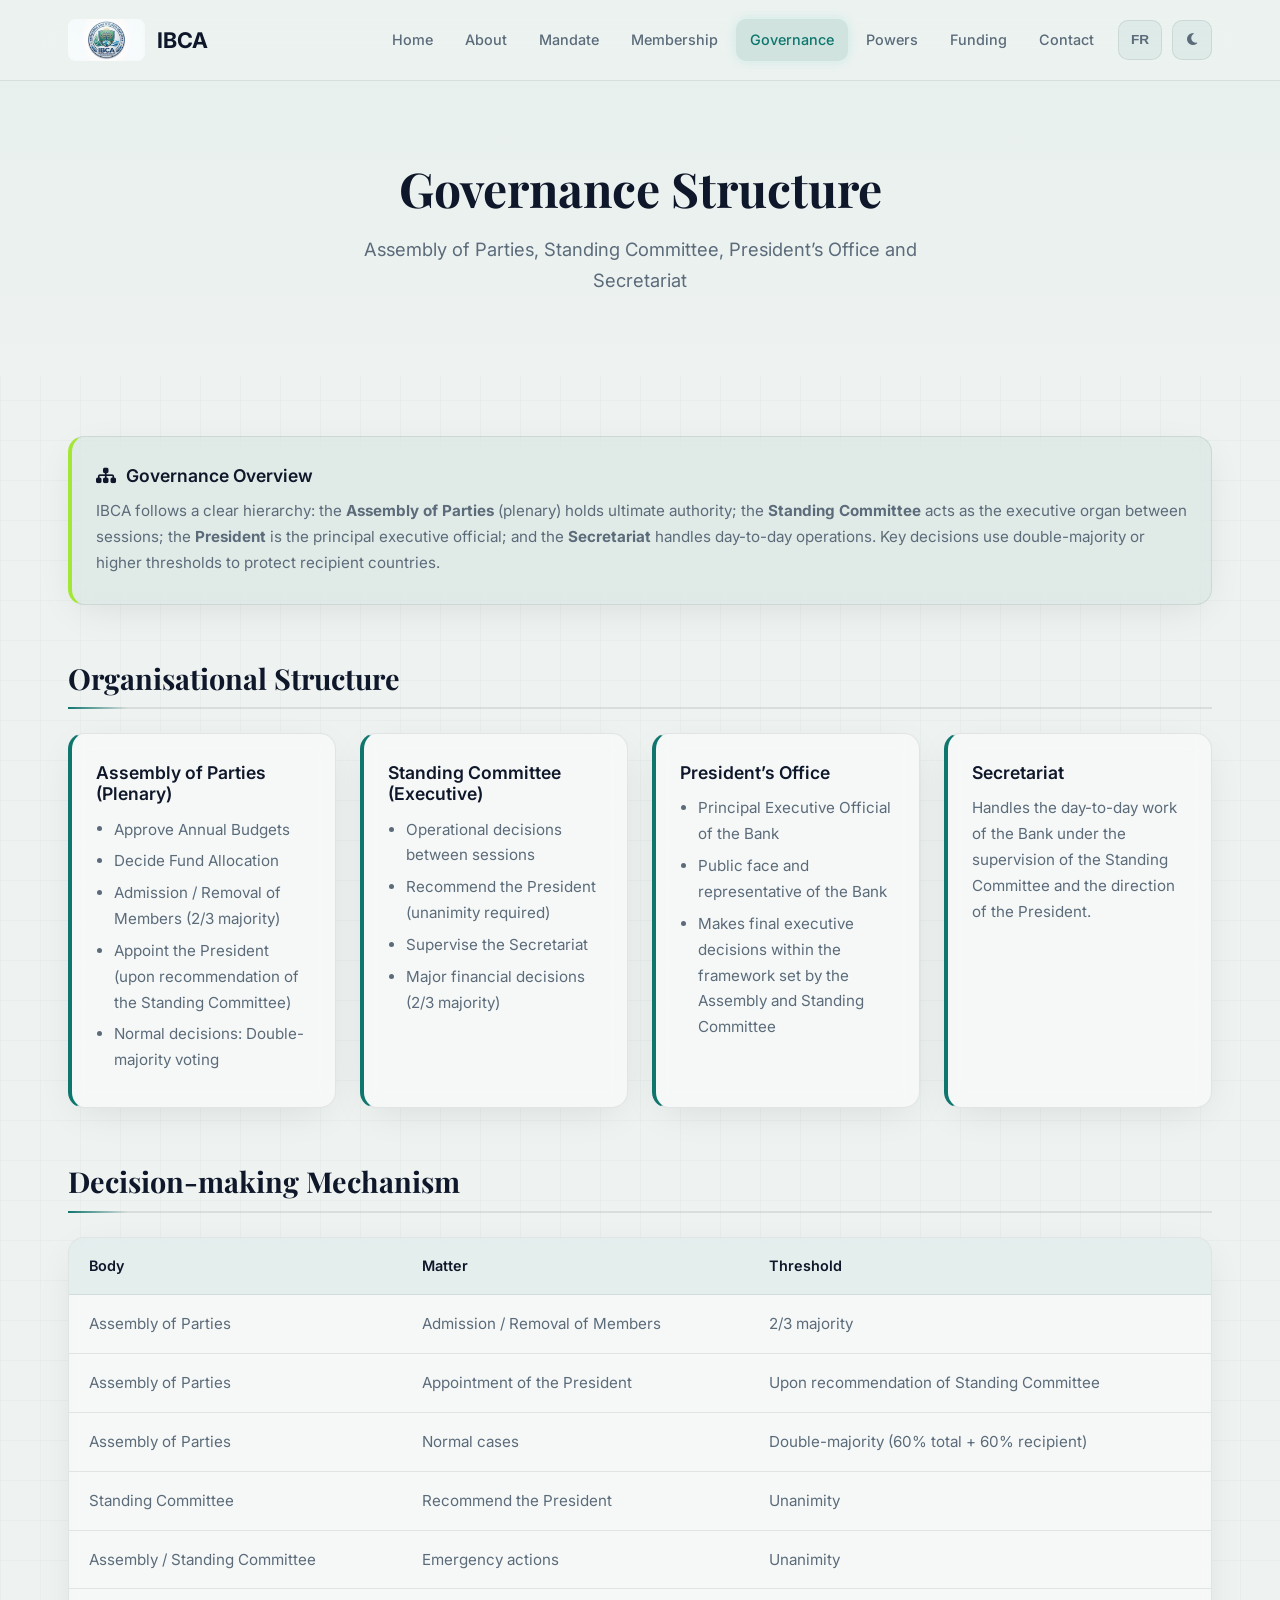
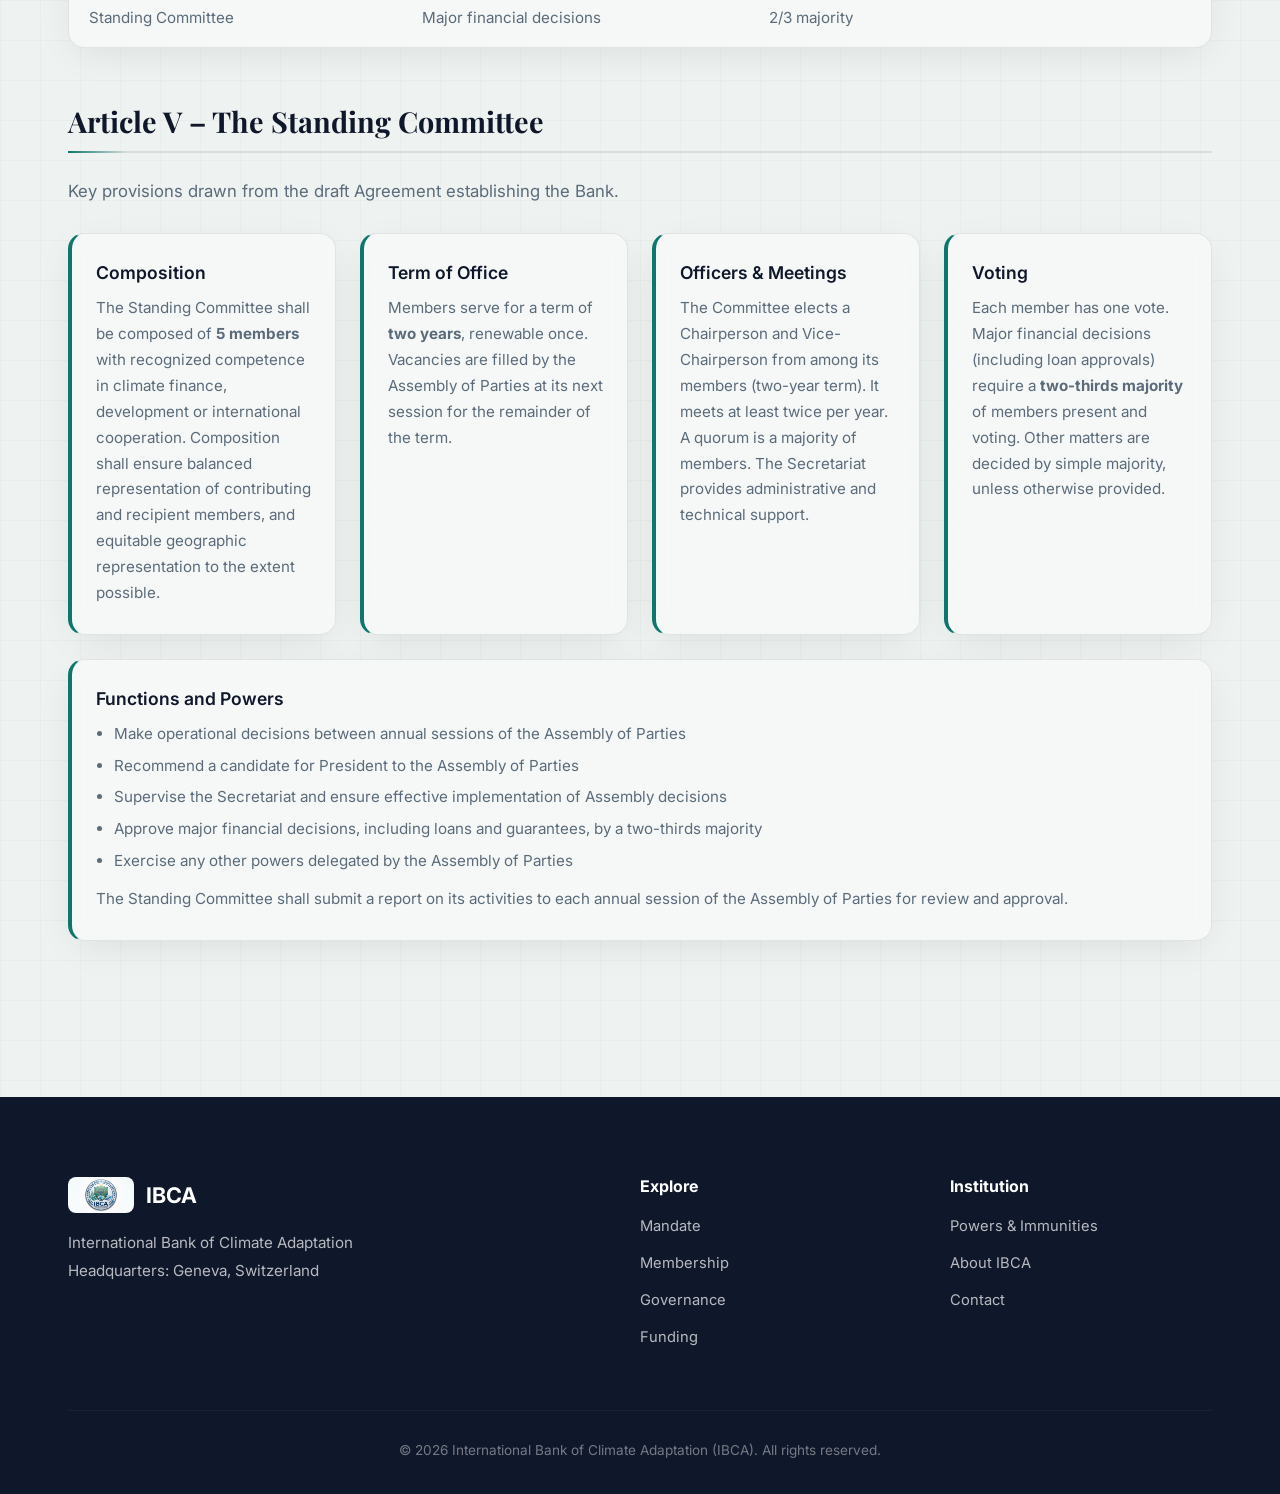
<file: governance.html>
<!DOCTYPE html>
<html lang="en" data-lang="en">
<head>
  <meta charset="UTF-8">
  <meta name="viewport" content="width=device-width, initial-scale=1.0">
  <title>Governance – IBCA</title>
  <meta name="description" content="Governance Structure of the International Bank of Climate Adaptation (IBCA)">
  <link rel="preconnect" href="https://fonts.googleapis.com">
  <link rel="preconnect" href="https://fonts.gstatic.com" crossorigin>
  <link href="https://fonts.googleapis.com/css2?family=Inter:wght@400;500;600;700&family=Playfair+Display:wght@600;700&display=swap" rel="stylesheet">
  <link rel="stylesheet" href="https://cdnjs.cloudflare.com/ajax/libs/font-awesome/6.5.1/css/all.min.css">
  <link rel="stylesheet" href="css/style.css">
</head>
<body>
  <header class="header" id="header">
    <div class="container nav-container">
      <a href="index.html" class="logo">
        <img src="logo.png" alt="IBCA Logo">
        <span>IBCA</span>
      </a>
      <nav class="nav" id="nav">
        <a href="index.html" class="nav-link">
          <span class="lang-en">Home</span><span class="lang-fr">Accueil</span>
        </a>
        <a href="about.html" class="nav-link">
          <span class="lang-en">About</span><span class="lang-fr">À propos</span>
        </a>
        <a href="mandate.html" class="nav-link">
          <span class="lang-en">Mandate</span><span class="lang-fr">Mandat</span>
        </a>
        <a href="membership.html" class="nav-link">
          <span class="lang-en">Membership</span><span class="lang-fr">Adhésion</span>
        </a>
        <a href="governance.html" class="nav-link active">
          <span class="lang-en">Governance</span><span class="lang-fr">Gouvernance</span>
        </a>
        <a href="powers.html" class="nav-link">
          <span class="lang-en">Powers</span><span class="lang-fr">Pouvoirs</span>
        </a>
        <a href="funding.html" class="nav-link">
          <span class="lang-en">Funding</span><span class="lang-fr">Financement</span>
        </a>
        <a href="contact.html" class="nav-link">
          <span class="lang-en">Contact</span><span class="lang-fr">Contact</span>
        </a>
        <button class="lang-switch" id="langSwitch">FR</button>
        <button class="theme-toggle" id="themeToggle" aria-label="Toggle dark mode"><i class="fas fa-moon"></i></button>
      </nav>
      <button class="menu-toggle" id="menuToggle" aria-label="Menu"><i class="fas fa-bars"></i></button>
    </div>
  </header>

  <section class="page-hero">
    <div class="container">
      <h1>
        <span class="lang-en">Governance Structure</span>
        <span class="lang-fr">Structure de gouvernance</span>
      </h1>
      <p>
        <span class="lang-en">Assembly of Parties, Standing Committee, President’s Office and Secretariat</span>
        <span class="lang-fr">Assemblée des Parties, Comité permanent, Bureau du Président et Secrétariat</span>
      </p>
    </div>
  </section>

  <section class="content-section">
    <div class="container">

      <!-- Overview summary -->
      <div class="content-block">
        <div class="info-card" style="border-left-color: var(--accent); background: rgba(15,118,110,0.06);">
          <h4><i class="fas fa-sitemap"></i> <span class="lang-en">Governance Overview</span><span class="lang-fr">Aperçu de la gouvernance</span></h4>
          <p>
            <span class="lang-en">IBCA follows a clear hierarchy: the <strong>Assembly of Parties</strong> (plenary) holds ultimate authority; the <strong>Standing Committee</strong> acts as the executive organ between sessions; the <strong>President</strong> is the principal executive official; and the <strong>Secretariat</strong> handles day-to-day operations. Key decisions use double-majority or higher thresholds to protect recipient countries.</span>
            <span class="lang-fr">L'IBCA suit une hiérarchie claire : l'<strong>Assemblée des Parties</strong> (plénière) détient l'autorité ultime ; le <strong>Comité permanent</strong> agit comme organe exécutif entre les sessions ; le <strong>Président</strong> est le principal responsable exécutif ; et le <strong>Secrétariat</strong> gère les opérations quotidiennes. Les décisions clés utilisent la double majorité ou des seuils plus élevés pour protéger les pays bénéficiaires.</span>
          </p>
        </div>
      </div>

      <div class="content-block">
        <h2>
          <span class="lang-en">Organisational Structure</span>
          <span class="lang-fr">Structure organisationnelle</span>
        </h2>
        <div class="info-grid">
          <div class="info-card">
            <h4><span class="lang-en">Assembly of Parties (Plenary)</span><span class="lang-fr">Assemblée des Parties (plénière)</span></h4>
            <ul>
              <li><span class="lang-en">Approve Annual Budgets</span><span class="lang-fr">Approuver les budgets annuels</span></li>
              <li><span class="lang-en">Decide Fund Allocation</span><span class="lang-fr">Décider de l'allocation des fonds</span></li>
              <li><span class="lang-en">Admission / Removal of Members (2/3 majority)</span><span class="lang-fr">Admission / Exclusion des membres (majorité des 2/3)</span></li>
              <li><span class="lang-en">Appoint the President (upon recommendation of the Standing Committee)</span><span class="lang-fr">Nommer le Président (sur recommandation du Comité permanent)</span></li>
              <li><span class="lang-en">Normal decisions: Double-majority voting</span><span class="lang-fr">Décisions ordinaires : vote à double majorité</span></li>
            </ul>
          </div>
          <div class="info-card">
            <h4><span class="lang-en">Standing Committee (Executive)</span><span class="lang-fr">Comité permanent (exécutif)</span></h4>
            <ul>
              <li><span class="lang-en">Operational decisions between sessions</span><span class="lang-fr">Décisions opérationnelles entre les sessions</span></li>
              <li><span class="lang-en">Recommend the President (unanimity required)</span><span class="lang-fr">Recommander le Président (unanimité requise)</span></li>
              <li><span class="lang-en">Supervise the Secretariat</span><span class="lang-fr">Superviser le Secrétariat</span></li>
              <li><span class="lang-en">Major financial decisions (2/3 majority)</span><span class="lang-fr">Décisions financières majeures (majorité des 2/3)</span></li>
            </ul>
          </div>
          <div class="info-card">
            <h4><span class="lang-en">President’s Office</span><span class="lang-fr">Bureau du Président</span></h4>
            <ul>
              <li><span class="lang-en">Principal Executive Official of the Bank</span><span class="lang-fr">Principal responsable exécutif de la Banque</span></li>
              <li><span class="lang-en">Public face and representative of the Bank</span><span class="lang-fr">Visage public et représentant de la Banque</span></li>
              <li><span class="lang-en">Makes final executive decisions within the framework set by the Assembly and Standing Committee</span><span class="lang-fr">Prend les décisions exécutives finales dans le cadre fixé par l'Assemblée et le Comité permanent</span></li>
            </ul>
          </div>
          <div class="info-card">
            <h4><span class="lang-en">Secretariat</span><span class="lang-fr">Secrétariat</span></h4>
            <p>
              <span class="lang-en">Handles the day-to-day work of the Bank under the supervision of the Standing Committee and the direction of the President.</span>
              <span class="lang-fr">Gère le travail quotidien de la Banque sous la supervision du Comité permanent et la direction du Président.</span>
            </p>
          </div>
        </div>
      </div>

      <div class="content-block">
        <h2>
          <span class="lang-en">Decision-making Mechanism</span>
          <span class="lang-fr">Mécanisme de prise de décision</span>
        </h2>
        <div class="table-wrap">
          <table>
            <thead>
              <tr>
                <th><span class="lang-en">Body</span><span class="lang-fr">Organe</span></th>
                <th><span class="lang-en">Matter</span><span class="lang-fr">Question</span></th>
                <th><span class="lang-en">Threshold</span><span class="lang-fr">Seuil</span></th>
              </tr>
            </thead>
            <tbody>
              <tr>
                <td><span class="lang-en">Assembly of Parties</span><span class="lang-fr">Assemblée des Parties</span></td>
                <td><span class="lang-en">Admission / Removal of Members</span><span class="lang-fr">Admission / Exclusion des membres</span></td>
                <td>2/3 majority</td>
              </tr>
              <tr>
                <td><span class="lang-en">Assembly of Parties</span><span class="lang-fr">Assemblée des Parties</span></td>
                <td><span class="lang-en">Appointment of the President</span><span class="lang-fr">Nomination du Président</span></td>
                <td><span class="lang-en">Upon recommendation of Standing Committee</span><span class="lang-fr">Sur recommandation du Comité permanent</span></td>
              </tr>
              <tr>
                <td><span class="lang-en">Assembly of Parties</span><span class="lang-fr">Assemblée des Parties</span></td>
                <td><span class="lang-en">Normal cases</span><span class="lang-fr">Cas ordinaires</span></td>
                <td><span class="lang-en">Double-majority (60% total + 60% recipient)</span><span class="lang-fr">Double majorité (60 % total + 60 % bénéficiaires)</span></td>
              </tr>
              <tr>
                <td><span class="lang-en">Standing Committee</span><span class="lang-fr">Comité permanent</span></td>
                <td><span class="lang-en">Recommend the President</span><span class="lang-fr">Recommander le Président</span></td>
                <td><span class="lang-en">Unanimity</span><span class="lang-fr">Unanimité</span></td>
              </tr>
              <tr>
                <td><span class="lang-en">Assembly / Standing Committee</span><span class="lang-fr">Assemblée / Comité permanent</span></td>
                <td><span class="lang-en">Emergency actions</span><span class="lang-fr">Actions d'urgence</span></td>
                <td><span class="lang-en">Unanimity</span><span class="lang-fr">Unanimité</span></td>
              </tr>
              <tr>
                <td><span class="lang-en">Standing Committee</span><span class="lang-fr">Comité permanent</span></td>
                <td><span class="lang-en">Major financial decisions</span><span class="lang-fr">Décisions financières majeures</span></td>
                <td>2/3 majority</td>
              </tr>
            </tbody>
          </table>
        </div>
      </div>

      <!-- NEW: Article V – Standing Committee detailed provisions -->
      <div class="content-block">
        <h2>
          <span class="lang-en">Article V – The Standing Committee</span>
          <span class="lang-fr">Article V – Le Comité permanent</span>
        </h2>
        <p style="color: var(--gray); margin-bottom: 28px;">
          <span class="lang-en">Key provisions drawn from the draft Agreement establishing the Bank.</span>
          <span class="lang-fr">Dispositions clés tirées du projet d'Accord instituant la Banque.</span>
        </p>

        <div class="info-grid">
          <div class="info-card">
            <h4><span class="lang-en">Composition</span><span class="lang-fr">Composition</span></h4>
            <p>
              <span class="lang-en">The Standing Committee shall be composed of <strong>5 members</strong> with recognized competence in climate finance, development or international cooperation. Composition shall ensure balanced representation of contributing and recipient members, and equitable geographic representation to the extent possible.</span>
              <span class="lang-fr">Le Comité permanent est composé de <strong>5 membres</strong> possédant une compétence reconnue en finance climatique, développement ou coopération internationale. La composition doit assurer une représentation équilibrée des membres contributeurs et bénéficiaires, ainsi qu'une représentation géographique équitable dans la mesure du possible.</span>
            </p>
          </div>

          <div class="info-card">
            <h4><span class="lang-en">Term of Office</span><span class="lang-fr">Durée du mandat</span></h4>
            <p>
              <span class="lang-en">Members serve for a term of <strong>two years</strong>, renewable once. Vacancies are filled by the Assembly of Parties at its next session for the remainder of the term.</span>
              <span class="lang-fr">Les membres sont élus pour un mandat de <strong>deux ans</strong>, renouvelable une fois. Les sièges vacants sont pourvus par l'Assemblée des Parties à sa prochaine session pour la durée restante du mandat.</span>
            </p>
          </div>

          <div class="info-card">
            <h4><span class="lang-en">Officers & Meetings</span><span class="lang-fr">Bureau & Réunions</span></h4>
            <p>
              <span class="lang-en">The Committee elects a Chairperson and Vice-Chairperson from among its members (two-year term). It meets at least twice per year. A quorum is a majority of members. The Secretariat provides administrative and technical support.</span>
              <span class="lang-fr">Le Comité élit parmi ses membres un Président et un Vice-Président (mandat de deux ans). Il se réunit au moins deux fois par an. Le quorum est constitué de la majorité des membres. Le Secrétariat fournit un appui administratif et technique.</span>
            </p>
          </div>

          <div class="info-card">
            <h4><span class="lang-en">Voting</span><span class="lang-fr">Vote</span></h4>
            <p>
              <span class="lang-en">Each member has one vote. Major financial decisions (including loan approvals) require a <strong>two-thirds majority</strong> of members present and voting. Other matters are decided by simple majority, unless otherwise provided.</span>
              <span class="lang-fr">Chaque membre dispose d'une voix. Les décisions financières majeures (y compris l'approbation des prêts) exigent une <strong>majorité des deux tiers</strong> des membres présents et votants. Les autres questions sont tranchées à la majorité simple, sauf disposition contraire.</span>
            </p>
          </div>
        </div>

        <div class="info-card" style="margin-top: 24px;">
          <h4><span class="lang-en">Functions and Powers</span><span class="lang-fr">Fonctions et pouvoirs</span></h4>
          <ul>
            <li><span class="lang-en">Make operational decisions between annual sessions of the Assembly of Parties</span><span class="lang-fr">Prendre des décisions opérationnelles entre les sessions annuelles de l'Assemblée des Parties</span></li>
            <li><span class="lang-en">Recommend a candidate for President to the Assembly of Parties</span><span class="lang-fr">Recommander un candidat au poste de Président à l'Assemblée des Parties</span></li>
            <li><span class="lang-en">Supervise the Secretariat and ensure effective implementation of Assembly decisions</span><span class="lang-fr">Superviser le Secrétariat et assurer la mise en œuvre effective des décisions de l'Assemblée</span></li>
            <li><span class="lang-en">Approve major financial decisions, including loans and guarantees, by a two-thirds majority</span><span class="lang-fr">Approuver les décisions financières majeures, y compris les prêts et garanties, à la majorité des deux tiers</span></li>
            <li><span class="lang-en">Exercise any other powers delegated by the Assembly of Parties</span><span class="lang-fr">Exercer tout autre pouvoir délégué par l'Assemblée des Parties</span></li>
          </ul>
          <p style="margin-top: 12px;">
            <span class="lang-en">The Standing Committee shall submit a report on its activities to each annual session of the Assembly of Parties for review and approval.</span>
            <span class="lang-fr">Le Comité permanent présente un rapport sur ses activités à chaque session annuelle de l'Assemblée des Parties pour examen et approbation.</span>
          </p>
        </div>
      </div>

    </div>
  </section>

  <footer class="footer">
    <div class="container">
      <div class="footer-grid">
        <div class="footer-brand">
          <div class="logo">
            <img src="logo.png" alt="IBCA" style="height:36px;">
            <span>IBCA</span>
          </div>
          <p>
            <span class="lang-en">International Bank of Climate Adaptation<br>Headquarters: Geneva, Switzerland</span>
            <span class="lang-fr">Banque internationale d'adaptation au climat<br>Siège : Genève, Suisse</span>
          </p>
        </div>
        <div class="footer-links">
          <h4><span class="lang-en">Explore</span><span class="lang-fr">Explorer</span></h4>
          <a href="mandate.html"><span class="lang-en">Mandate</span><span class="lang-fr">Mandat</span></a>
          <a href="membership.html"><span class="lang-en">Membership</span><span class="lang-fr">Adhésion</span></a>
          <a href="governance.html"><span class="lang-en">Governance</span><span class="lang-fr">Gouvernance</span></a>
          <a href="funding.html"><span class="lang-en">Funding</span><span class="lang-fr">Financement</span></a>
        </div>
        <div class="footer-links">
          <h4><span class="lang-en">Institution</span><span class="lang-fr">Institution</span></h4>
          <a href="powers.html"><span class="lang-en">Powers & Immunities</span><span class="lang-fr">Pouvoirs & Immunités</span></a>
          <a href="about.html"><span class="lang-en">About IBCA</span><span class="lang-fr">À propos de l'IBCA</span></a>
          <a href="contact.html"><span class="lang-en">Contact</span><span class="lang-fr">Contact</span></a>
        </div>
      </div>
      <div class="footer-bottom">
        <p>© 2026 International Bank of Climate Adaptation (IBCA). All rights reserved.</p>
      </div>
    </div>
  </footer>
  <script src="js/main.js"></script>
</body>
</html>
</file>
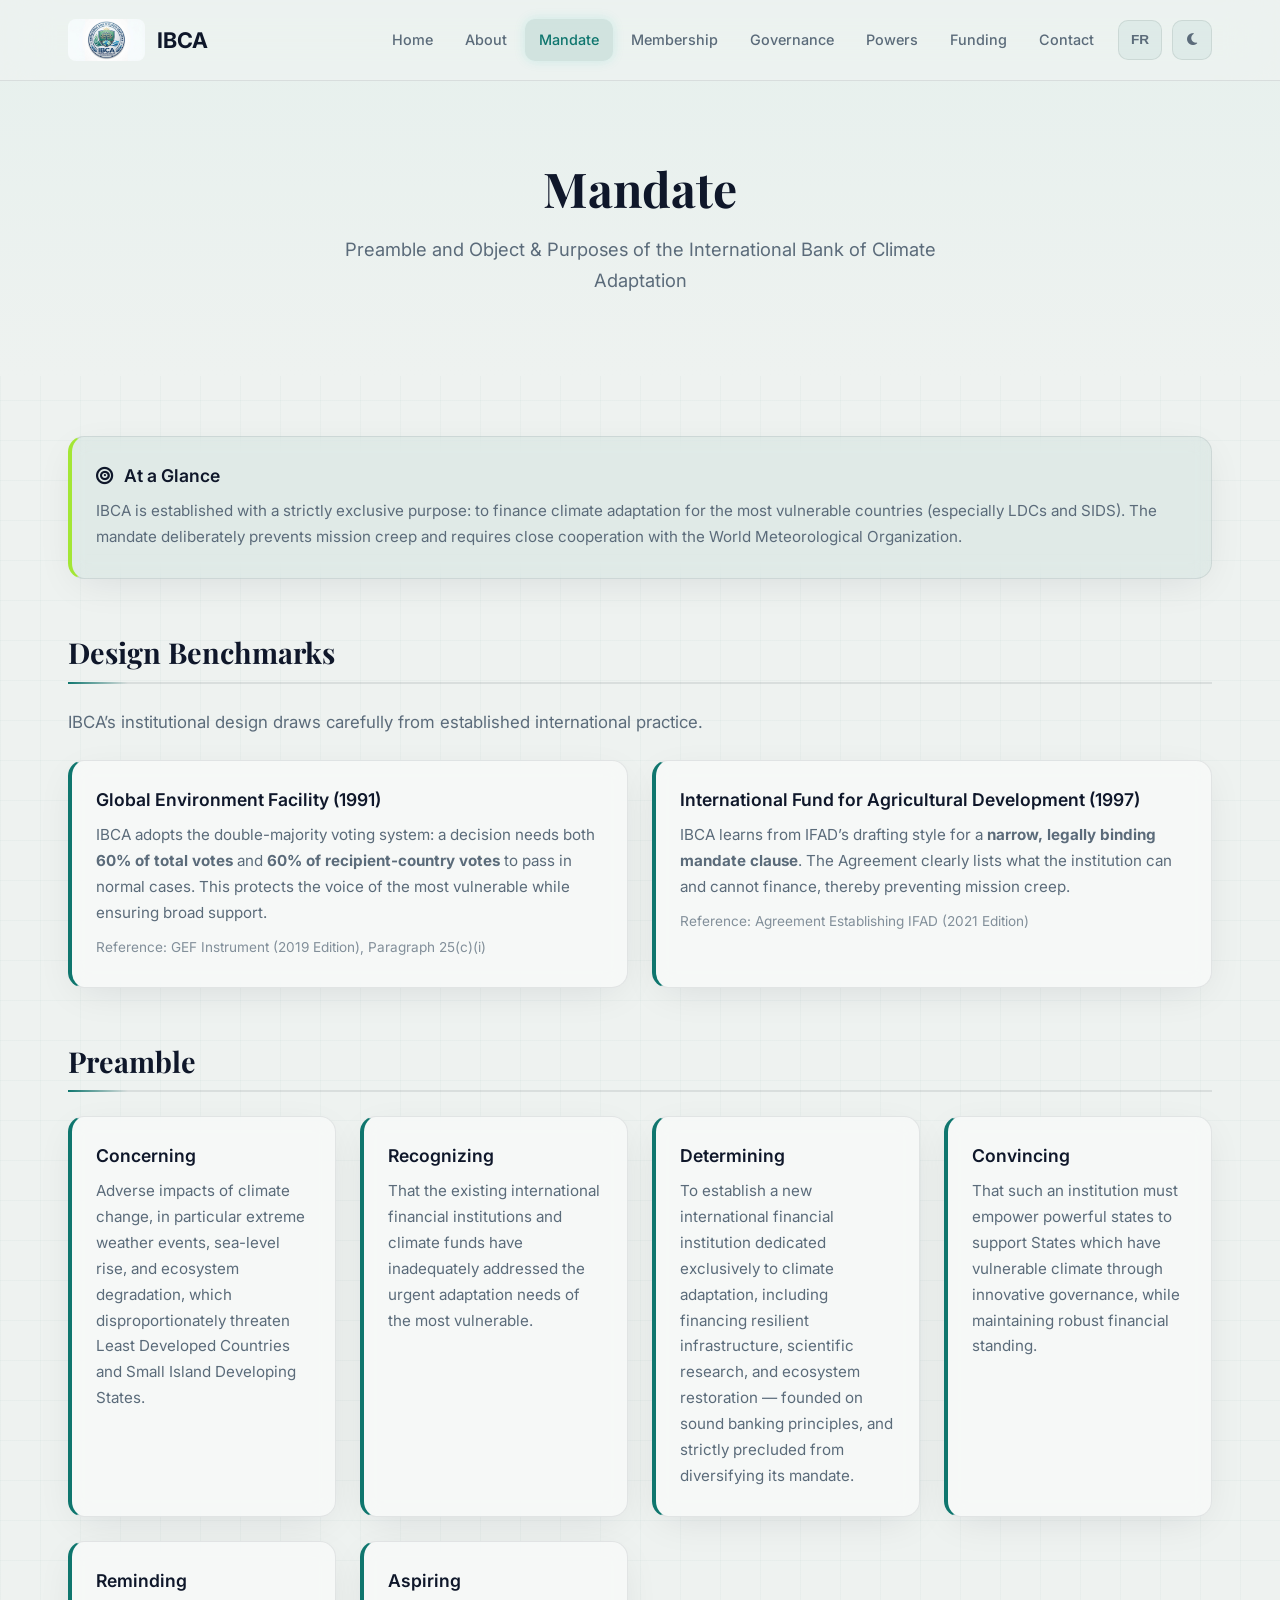
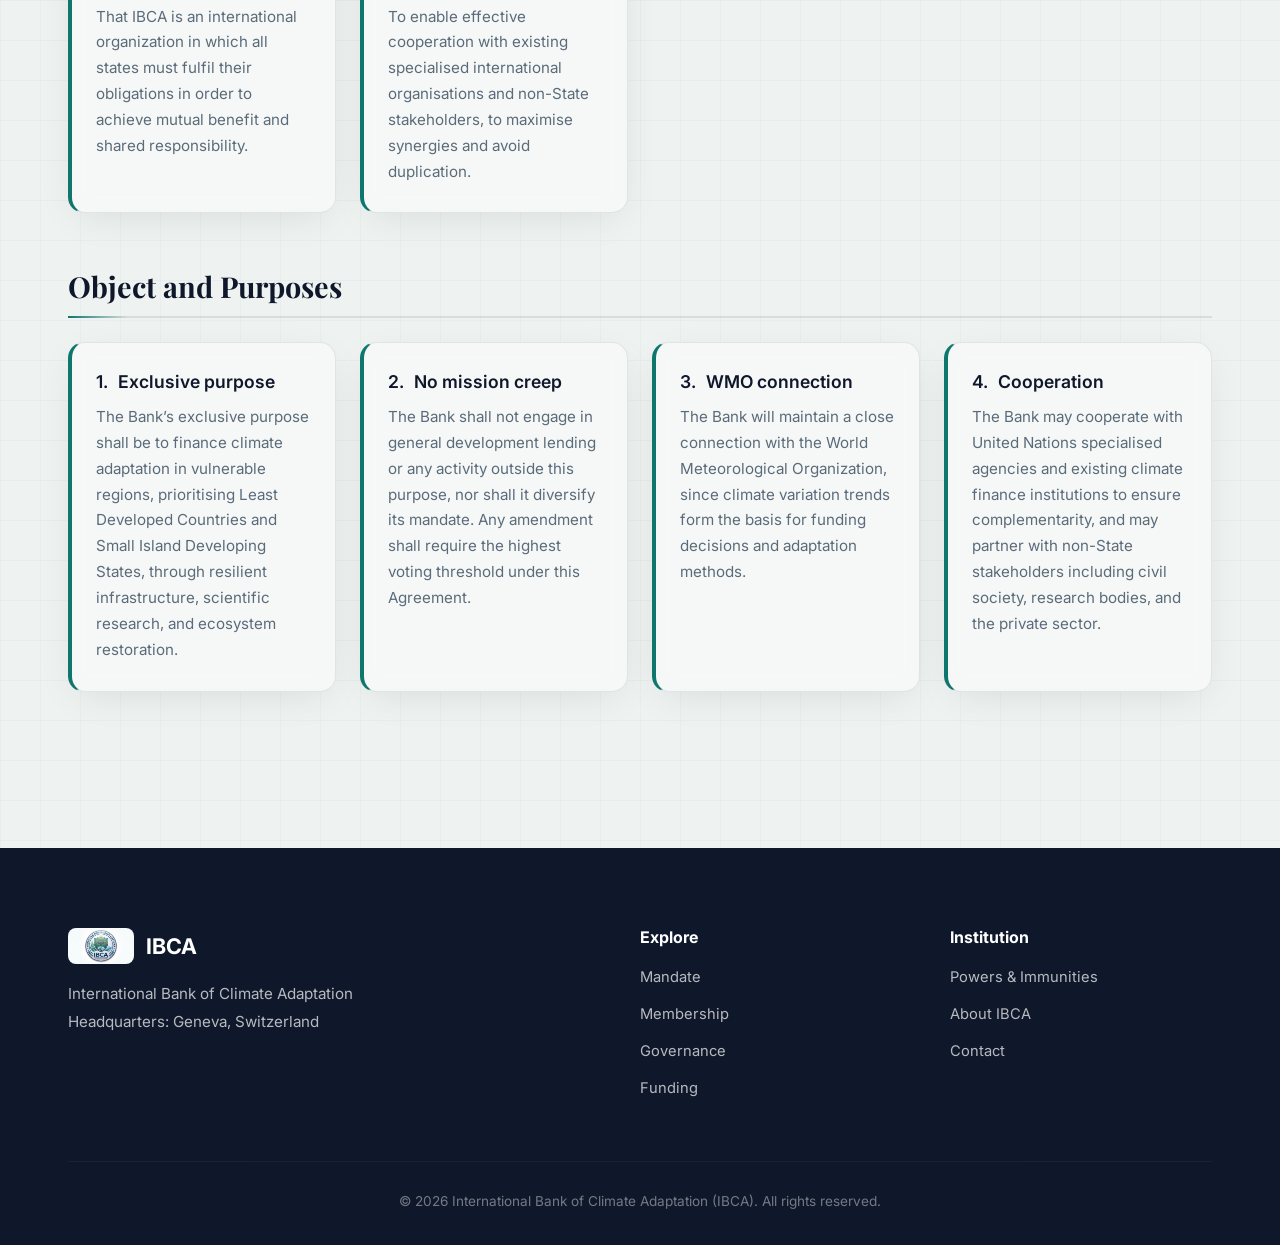
<file: mandate.html>
<!DOCTYPE html>
<html lang="en" data-lang="en">
<head>
  <meta charset="UTF-8">
  <meta name="viewport" content="width=device-width, initial-scale=1.0">
  <title>Mandate – IBCA</title>
  <meta name="description" content="Mandate of the International Bank of Climate Adaptation (IBCA)">
  <link rel="preconnect" href="https://fonts.googleapis.com">
  <link rel="preconnect" href="https://fonts.gstatic.com" crossorigin>
  <link href="https://fonts.googleapis.com/css2?family=Inter:wght@400;500;600;700&family=Playfair+Display:wght@600;700&display=swap" rel="stylesheet">
  <link rel="stylesheet" href="https://cdnjs.cloudflare.com/ajax/libs/font-awesome/6.5.1/css/all.min.css">
  <link rel="stylesheet" href="css/style.css">
</head>
<body>
  <header class="header" id="header">
    <div class="container nav-container">
      <a href="index.html" class="logo">
        <img src="logo.png" alt="IBCA Logo">
        <span>IBCA</span>
      </a>
      <nav class="nav" id="nav">
        <a href="index.html" class="nav-link">
          <span class="lang-en">Home</span><span class="lang-fr">Accueil</span>
        </a>
        <a href="about.html" class="nav-link">
          <span class="lang-en">About</span><span class="lang-fr">À propos</span>
        </a>
        <a href="mandate.html" class="nav-link active">
          <span class="lang-en">Mandate</span><span class="lang-fr">Mandat</span>
        </a>
        <a href="membership.html" class="nav-link">
          <span class="lang-en">Membership</span><span class="lang-fr">Adhésion</span>
        </a>
        <a href="governance.html" class="nav-link">
          <span class="lang-en">Governance</span><span class="lang-fr">Gouvernance</span>
        </a>
        <a href="powers.html" class="nav-link">
          <span class="lang-en">Powers</span><span class="lang-fr">Pouvoirs</span>
        </a>
        <a href="funding.html" class="nav-link">
          <span class="lang-en">Funding</span><span class="lang-fr">Financement</span>
        </a>
        <a href="contact.html" class="nav-link">
          <span class="lang-en">Contact</span><span class="lang-fr">Contact</span>
        </a>
        <button class="lang-switch" id="langSwitch">FR</button>
        <button class="theme-toggle" id="themeToggle" aria-label="Toggle dark mode"><i class="fas fa-moon"></i></button>
      </nav>
      <button class="menu-toggle" id="menuToggle" aria-label="Menu"><i class="fas fa-bars"></i></button>
    </div>
  </header>

  <section class="page-hero">
    <div class="container">
      <h1>
        <span class="lang-en">Mandate</span>
        <span class="lang-fr">Mandat</span>
      </h1>
      <p>
        <span class="lang-en">Preamble and Object & Purposes of the International Bank of Climate Adaptation</span>
        <span class="lang-fr">Préambule et objet & buts de la Banque internationale d'adaptation au climat</span>
      </p>
    </div>
  </section>

  <section class="content-section">
    <div class="container">

      <!-- Summary box for better hierarchy -->
      <div class="content-block">
        <div class="info-card" style="border-left-color: var(--accent); background: rgba(15,118,110,0.06);">
          <h4><i class="fas fa-bullseye"></i> <span class="lang-en">At a Glance</span><span class="lang-fr">En un coup d'œil</span></h4>
          <p>
            <span class="lang-en">IBCA is established with a strictly exclusive purpose: to finance climate adaptation for the most vulnerable countries (especially LDCs and SIDS). The mandate deliberately prevents mission creep and requires close cooperation with the World Meteorological Organization.</span>
            <span class="lang-fr">L'IBCA est établie avec un objectif strictement exclusif : financer l'adaptation au climat pour les pays les plus vulnérables (en particulier les PMA et les PEID). Le mandat empêche délibérément tout glissement de mission et exige une coopération étroite avec l'Organisation météorologique mondiale.</span>
          </p>
        </div>
      </div>

      <!-- NEW: Design Benchmarks -->
      <div class="content-block">
        <h2>
          <span class="lang-en">Design Benchmarks</span>
          <span class="lang-fr">Références de conception</span>
        </h2>
        <p style="color: var(--gray); margin-bottom: 24px;">
          <span class="lang-en">IBCA’s institutional design draws carefully from established international practice.</span>
          <span class="lang-fr">La conception institutionnelle de l'IBCA s'inspire soigneusement des pratiques internationales établies.</span>
        </p>
        <div class="info-grid">
          <div class="info-card">
            <h4><span class="lang-en">Global Environment Facility (1991)</span><span class="lang-fr">Fonds pour l'environnement mondial (1991)</span></h4>
            <p>
              <span class="lang-en">IBCA adopts the double-majority voting system: a decision needs both <strong>60% of total votes</strong> and <strong>60% of recipient-country votes</strong> to pass in normal cases. This protects the voice of the most vulnerable while ensuring broad support.</span>
              <span class="lang-fr">L'IBCA adopte le système de vote à double majorité : une décision doit recueillir à la fois <strong>60 % des voix totales</strong> et <strong>60 % des voix des pays bénéficiaires</strong> pour être adoptée dans les cas ordinaires. Cela protège la voix des plus vulnérables tout en assurant un large soutien.</span>
            </p>
            <p style="font-size: 0.85rem; margin-top: 10px; opacity: 0.75;">
              <span class="lang-en">Reference: GEF Instrument (2019 Edition), Paragraph 25(c)(i)</span>
              <span class="lang-fr">Référence : Instrument du FEM (édition 2019), paragraphe 25(c)(i)</span>
            </p>
          </div>
          <div class="info-card">
            <h4><span class="lang-en">International Fund for Agricultural Development (1997)</span><span class="lang-fr">Fonds international de développement agricole (1997)</span></h4>
            <p>
              <span class="lang-en">IBCA learns from IFAD’s drafting style for a <strong>narrow, legally binding mandate clause</strong>. The Agreement clearly lists what the institution can and cannot finance, thereby preventing mission creep.</span>
              <span class="lang-fr">L'IBCA s'inspire du style de rédaction du FIDA pour une <strong>clause de mandat étroite et juridiquement contraignante</strong>. L'Accord énumère clairement ce que l'institution peut et ne peut pas financer, empêchant ainsi tout glissement de mission.</span>
            </p>
            <p style="font-size: 0.85rem; margin-top: 10px; opacity: 0.75;">
              <span class="lang-en">Reference: Agreement Establishing IFAD (2021 Edition)</span>
              <span class="lang-fr">Référence : Accord portant création du FIDA (édition 2021)</span>
            </p>
          </div>
        </div>
      </div>

      <div class="content-block">
        <h2>
          <span class="lang-en">Preamble</span>
          <span class="lang-fr">Préambule</span>
        </h2>
        <div class="info-grid">
          <div class="info-card">
            <h4><span class="lang-en">Concerning</span><span class="lang-fr">Concernant</span></h4>
            <p>
              <span class="lang-en">Adverse impacts of climate change, in particular extreme weather events, sea-level rise, and ecosystem degradation, which disproportionately threaten Least Developed Countries and Small Island Developing States.</span>
              <span class="lang-fr">Les impacts négatifs du changement climatique, en particulier les phénomènes météorologiques extrêmes, l'élévation du niveau de la mer et la dégradation des écosystèmes, qui menacent de manière disproportionnée les pays les moins avancés et les petits États insulaires en développement.</span>
            </p>
          </div>
          <div class="info-card">
            <h4><span class="lang-en">Recognizing</span><span class="lang-fr">Reconnaissant</span></h4>
            <p>
              <span class="lang-en">That the existing international financial institutions and climate funds have inadequately addressed the urgent adaptation needs of the most vulnerable.</span>
              <span class="lang-fr">Que les institutions financières internationales et les fonds climatiques existants n'ont pas suffisamment répondu aux besoins urgents d'adaptation des plus vulnérables.</span>
            </p>
          </div>
          <div class="info-card">
            <h4><span class="lang-en">Determining</span><span class="lang-fr">Déterminant</span></h4>
            <p>
              <span class="lang-en">To establish a new international financial institution dedicated exclusively to climate adaptation, including financing resilient infrastructure, scientific research, and ecosystem restoration — founded on sound banking principles, and strictly precluded from diversifying its mandate.</span>
              <span class="lang-fr">D'établir une nouvelle institution financière internationale dédiée exclusivement à l'adaptation au climat, y compris le financement d'infrastructures résilientes, de recherche scientifique et de restauration des écosystèmes — fondée sur des principes bancaires sains et strictement empêchée de diversifier son mandat.</span>
            </p>
          </div>
          <div class="info-card">
            <h4><span class="lang-en">Convincing</span><span class="lang-fr">Convaincu</span></h4>
            <p>
              <span class="lang-en">That such an institution must empower powerful states to support States which have vulnerable climate through innovative governance, while maintaining robust financial standing.</span>
              <span class="lang-fr">Qu'une telle institution doit permettre aux États puissants de soutenir les États au climat vulnérable grâce à une gouvernance innovante, tout en maintenant une solidité financière robuste.</span>
            </p>
          </div>
          <div class="info-card">
            <h4><span class="lang-en">Reminding</span><span class="lang-fr">Rappelant</span></h4>
            <p>
              <span class="lang-en">That IBCA is an international organization in which all states must fulfil their obligations in order to achieve mutual benefit and shared responsibility.</span>
              <span class="lang-fr">Que l'IBCA est une organisation internationale dans laquelle tous les États doivent remplir leurs obligations afin de parvenir à un bénéfice mutuel et à une responsabilité partagée.</span>
            </p>
          </div>
          <div class="info-card">
            <h4><span class="lang-en">Aspiring</span><span class="lang-fr">Aspirant</span></h4>
            <p>
              <span class="lang-en">To enable effective cooperation with existing specialised international organisations and non-State stakeholders, to maximise synergies and avoid duplication.</span>
              <span class="lang-fr">À permettre une coopération efficace avec les organisations internationales spécialisées existantes et les acteurs non étatiques, afin de maximiser les synergies et d'éviter les doublons.</span>
            </p>
          </div>
        </div>
      </div>

      <div class="content-block">
        <h2>
          <span class="lang-en">Object and Purposes</span>
          <span class="lang-fr">Objet et buts</span>
        </h2>
        <div class="info-grid">
          <div class="info-card">
            <h4>1. <span class="lang-en">Exclusive purpose</span><span class="lang-fr">Objectif exclusif</span></h4>
            <p>
              <span class="lang-en">The Bank’s exclusive purpose shall be to finance climate adaptation in vulnerable regions, prioritising Least Developed Countries and Small Island Developing States, through resilient infrastructure, scientific research, and ecosystem restoration.</span>
              <span class="lang-fr">L'objectif exclusif de la Banque est de financer l'adaptation au climat dans les régions vulnérables, en donnant la priorité aux pays les moins avancés et aux petits États insulaires en développement, par le biais d'infrastructures résilientes, de recherche scientifique et de restauration des écosystèmes.</span>
            </p>
          </div>
          <div class="info-card">
            <h4>2. <span class="lang-en">No mission creep</span><span class="lang-fr">Pas de glissement de mission</span></h4>
            <p>
              <span class="lang-en">The Bank shall not engage in general development lending or any activity outside this purpose, nor shall it diversify its mandate. Any amendment shall require the highest voting threshold under this Agreement.</span>
              <span class="lang-fr">La Banque ne s'engagera pas dans des prêts de développement général ni dans aucune activité en dehors de cet objectif, et ne diversifiera pas son mandat. Toute modification exigera le seuil de vote le plus élevé en vertu du présent Accord.</span>
            </p>
          </div>
          <div class="info-card">
            <h4>3. <span class="lang-en">WMO connection</span><span class="lang-fr">Lien avec l'OMM</span></h4>
            <p>
              <span class="lang-en">The Bank will maintain a close connection with the World Meteorological Organization, since climate variation trends form the basis for funding decisions and adaptation methods.</span>
              <span class="lang-fr">La Banque maintiendra un lien étroit avec l'Organisation météorologique mondiale, car les tendances de variation climatique constituent la base des décisions de financement et des méthodes d'adaptation.</span>
            </p>
          </div>
          <div class="info-card">
            <h4>4. <span class="lang-en">Cooperation</span><span class="lang-fr">Coopération</span></h4>
            <p>
              <span class="lang-en">The Bank may cooperate with United Nations specialised agencies and existing climate finance institutions to ensure complementarity, and may partner with non-State stakeholders including civil society, research bodies, and the private sector.</span>
              <span class="lang-fr">La Banque peut coopérer avec les institutions spécialisées des Nations Unies et les institutions de financement climatique existantes pour assurer la complémentarité, et peut s'associer à des acteurs non étatiques, y compris la société civile, les organismes de recherche et le secteur privé.</span>
            </p>
          </div>
        </div>
      </div>

    </div>
  </section>

  <footer class="footer">
    <div class="container">
      <div class="footer-grid">
        <div class="footer-brand">
          <div class="logo">
            <img src="logo.png" alt="IBCA" style="height:36px;">
            <span>IBCA</span>
          </div>
          <p>
            <span class="lang-en">International Bank of Climate Adaptation<br>Headquarters: Geneva, Switzerland</span>
            <span class="lang-fr">Banque internationale d'adaptation au climat<br>Siège : Genève, Suisse</span>
          </p>
        </div>
        <div class="footer-links">
          <h4><span class="lang-en">Explore</span><span class="lang-fr">Explorer</span></h4>
          <a href="mandate.html"><span class="lang-en">Mandate</span><span class="lang-fr">Mandat</span></a>
          <a href="membership.html"><span class="lang-en">Membership</span><span class="lang-fr">Adhésion</span></a>
          <a href="governance.html"><span class="lang-en">Governance</span><span class="lang-fr">Gouvernance</span></a>
          <a href="funding.html"><span class="lang-en">Funding</span><span class="lang-fr">Financement</span></a>
        </div>
        <div class="footer-links">
          <h4><span class="lang-en">Institution</span><span class="lang-fr">Institution</span></h4>
          <a href="powers.html"><span class="lang-en">Powers & Immunities</span><span class="lang-fr">Pouvoirs & Immunités</span></a>
          <a href="about.html"><span class="lang-en">About IBCA</span><span class="lang-fr">À propos de l'IBCA</span></a>
          <a href="contact.html"><span class="lang-en">Contact</span><span class="lang-fr">Contact</span></a>
        </div>
      </div>
      <div class="footer-bottom">
        <p>© 2026 International Bank of Climate Adaptation (IBCA). All rights reserved.</p>
      </div>
    </div>
  </footer>
  <script src="js/main.js"></script>
</body>
</html>
</file>
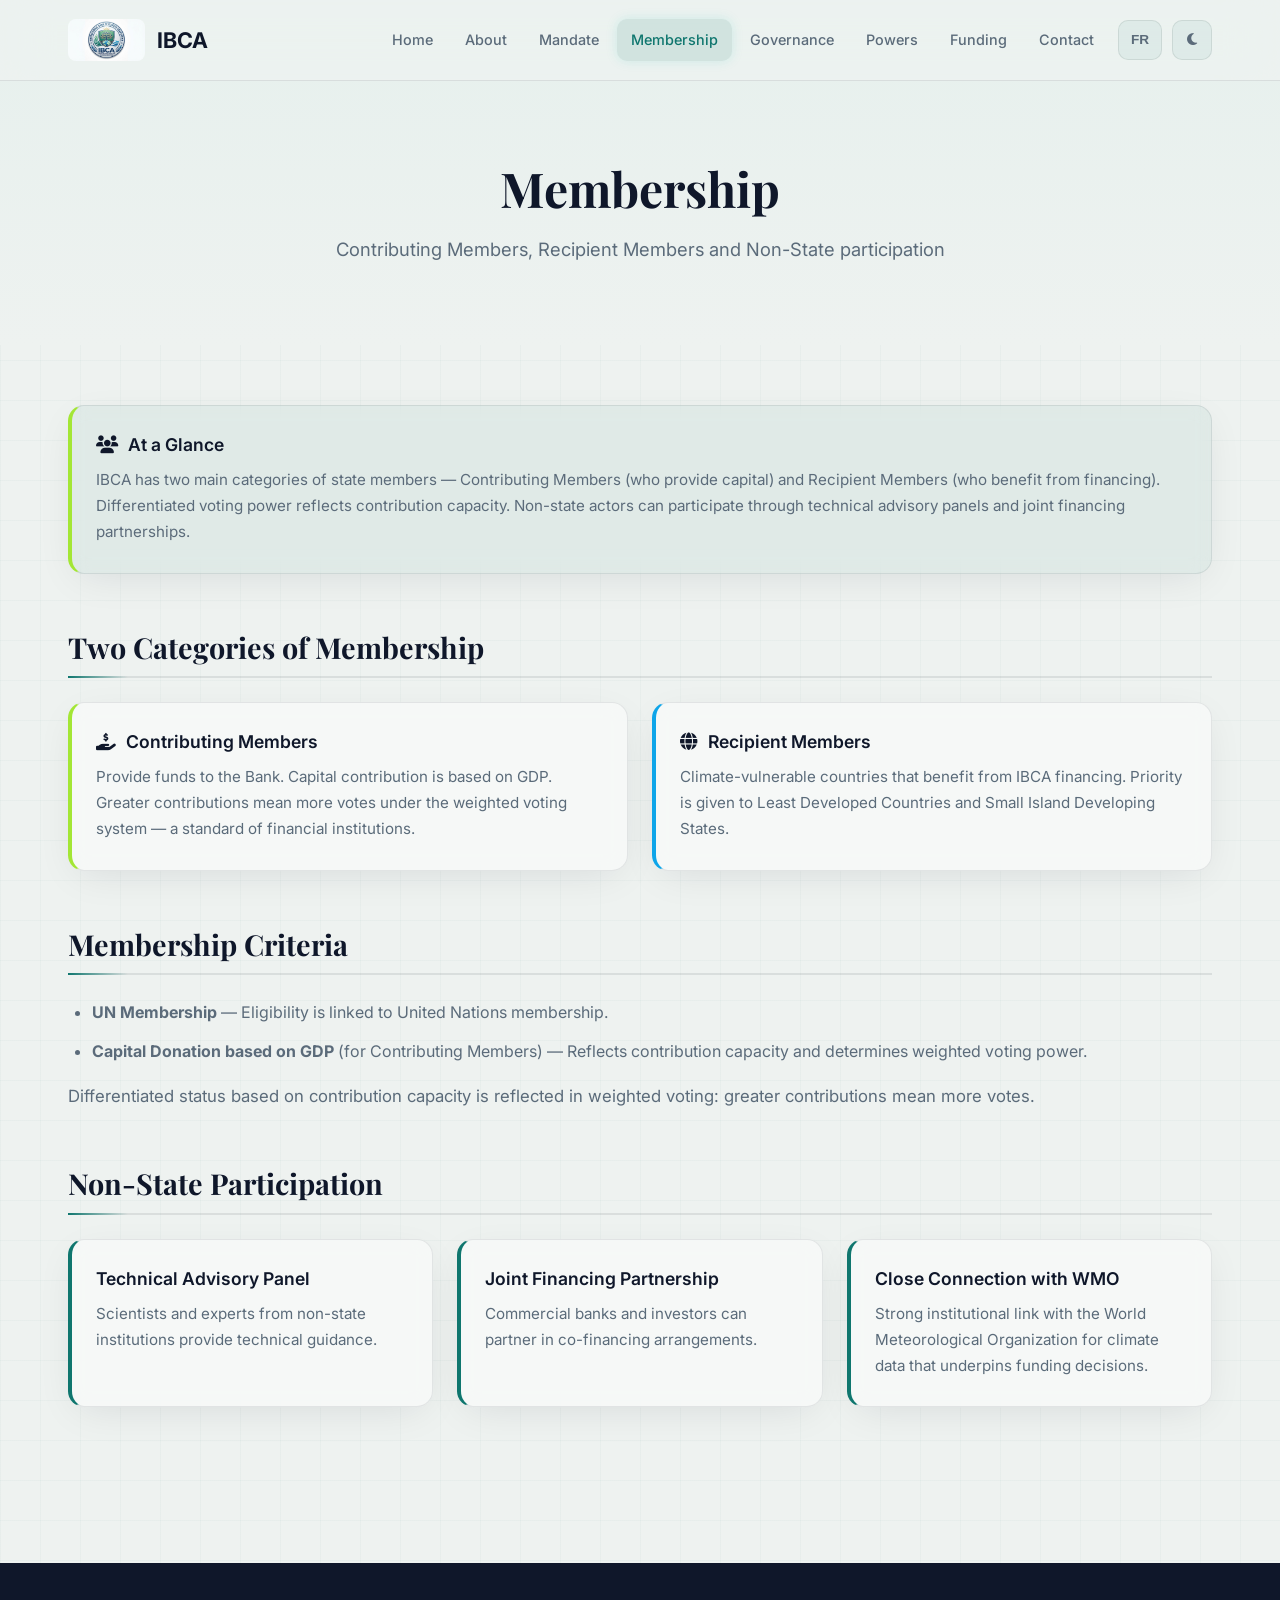
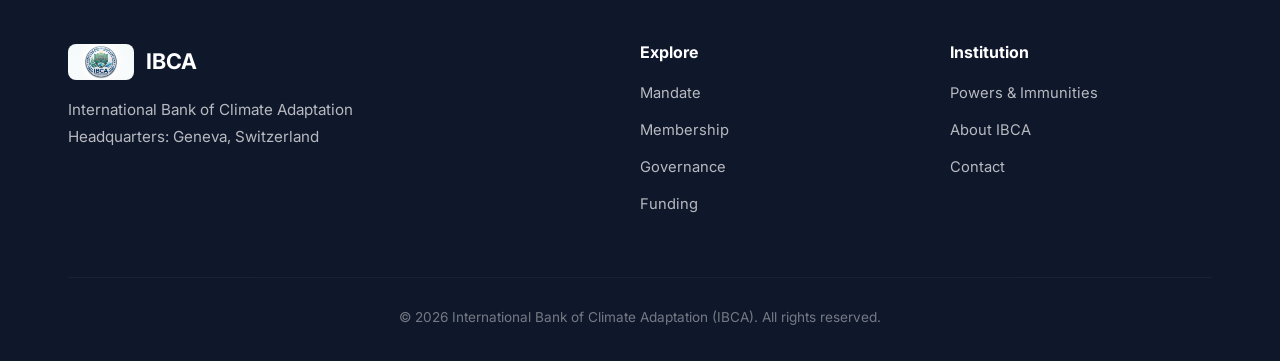
<file: membership.html>
<!DOCTYPE html>
<html lang="en" data-lang="en">
<head>
  <meta charset="UTF-8">
  <meta name="viewport" content="width=device-width, initial-scale=1.0">
  <title>Membership – IBCA</title>
  <meta name="description" content="Membership of the International Bank of Climate Adaptation (IBCA) – Contributing Members, Recipient Members and Non-State participation.">
  <link rel="preconnect" href="https://fonts.googleapis.com">
  <link rel="preconnect" href="https://fonts.gstatic.com" crossorigin>
  <link href="https://fonts.googleapis.com/css2?family=Inter:wght@400;500;600;700&family=Playfair+Display:wght@600;700&display=swap" rel="stylesheet">
  <link rel="stylesheet" href="https://cdnjs.cloudflare.com/ajax/libs/font-awesome/6.5.1/css/all.min.css">
  <link rel="stylesheet" href="css/style.css">
</head>
<body>
  <header class="header" id="header">
    <div class="container nav-container">
      <a href="index.html" class="logo">
        <img src="logo.png" alt="IBCA Logo">
        <span>IBCA</span>
      </a>
      <nav class="nav" id="nav">
        <a href="index.html" class="nav-link">
          <span class="lang-en">Home</span><span class="lang-fr">Accueil</span>
        </a>
        <a href="about.html" class="nav-link">
          <span class="lang-en">About</span><span class="lang-fr">À propos</span>
        </a>
        <a href="mandate.html" class="nav-link">
          <span class="lang-en">Mandate</span><span class="lang-fr">Mandat</span>
        </a>
        <a href="membership.html" class="nav-link active">
          <span class="lang-en">Membership</span><span class="lang-fr">Adhésion</span>
        </a>
        <a href="governance.html" class="nav-link">
          <span class="lang-en">Governance</span><span class="lang-fr">Gouvernance</span>
        </a>
        <a href="powers.html" class="nav-link">
          <span class="lang-en">Powers</span><span class="lang-fr">Pouvoirs</span>
        </a>
        <a href="funding.html" class="nav-link">
          <span class="lang-en">Funding</span><span class="lang-fr">Financement</span>
        </a>
        <a href="contact.html" class="nav-link">
          <span class="lang-en">Contact</span><span class="lang-fr">Contact</span>
        </a>
        <button class="lang-switch" id="langSwitch">FR</button>
        <button class="theme-toggle" id="themeToggle" aria-label="Toggle dark mode"><i class="fas fa-moon"></i></button>
      </nav>
      <button class="menu-toggle" id="menuToggle" aria-label="Menu"><i class="fas fa-bars"></i></button>
    </div>
  </header>

  <section class="page-hero">
    <div class="container">
      <h1>
        <span class="lang-en">Membership</span>
        <span class="lang-fr">Adhésion</span>
      </h1>
      <p>
        <span class="lang-en">Contributing Members, Recipient Members and Non-State participation</span>
        <span class="lang-fr">Membres contributeurs, membres bénéficiaires et participation non étatique</span>
      </p>
    </div>
  </section>

  <section class="content-section">
    <div class="container">

      <!-- Summary -->
      <div class="content-block">
        <div class="info-card" style="border-left-color: var(--accent); background: rgba(15,118,110,0.06);">
          <h4><i class="fas fa-users"></i> <span class="lang-en">At a Glance</span><span class="lang-fr">En un coup d'œil</span></h4>
          <p>
            <span class="lang-en">IBCA has two main categories of state members — Contributing Members (who provide capital) and Recipient Members (who benefit from financing). Differentiated voting power reflects contribution capacity. Non-state actors can participate through technical advisory panels and joint financing partnerships.</span>
            <span class="lang-fr">L'IBCA compte deux catégories principales de membres étatiques — les membres contributeurs (qui apportent des capitaux) et les membres bénéficiaires (qui reçoivent des financements). Le pouvoir de vote différencié reflète la capacité de contribution. Les acteurs non étatiques peuvent participer via des groupes consultatifs techniques et des partenariats de cofinancement.</span>
          </p>
        </div>
      </div>

      <div class="content-block">
        <h2>
          <span class="lang-en">Two Categories of Membership</span>
          <span class="lang-fr">Deux catégories d'adhésion</span>
        </h2>
        <div class="info-grid">
          <div class="info-card" style="border-left-color: #a3e635;">
            <h4><i class="fas fa-hand-holding-dollar"></i> <span class="lang-en">Contributing Members</span><span class="lang-fr">Membres contributeurs</span></h4>
            <p>
              <span class="lang-en">Provide funds to the Bank. Capital contribution is based on GDP. Greater contributions mean more votes under the weighted voting system — a standard of financial institutions.</span>
              <span class="lang-fr">Fournissent des fonds à la Banque. La contribution en capital est basée sur le PIB. Des contributions plus importantes signifient plus de voix dans le système de vote pondéré — une norme des institutions financières.</span>
            </p>
          </div>
          <div class="info-card" style="border-left-color: #0ea5e9;">
            <h4><i class="fas fa-globe"></i> <span class="lang-en">Recipient Members</span><span class="lang-fr">Membres bénéficiaires</span></h4>
            <p>
              <span class="lang-en">Climate-vulnerable countries that benefit from IBCA financing. Priority is given to Least Developed Countries and Small Island Developing States.</span>
              <span class="lang-fr">Pays vulnérables au climat qui bénéficient du financement de l'IBCA. La priorité est donnée aux pays les moins avancés et aux petits États insulaires en développement.</span>
            </p>
          </div>
        </div>
      </div>

      <div class="content-block">
        <h2>
          <span class="lang-en">Membership Criteria</span>
          <span class="lang-fr">Critères d'adhésion</span>
        </h2>
        <ul>
          <li><strong><span class="lang-en">UN Membership</span><span class="lang-fr">Adhésion à l'ONU</span></strong> — <span class="lang-en">Eligibility is linked to United Nations membership.</span><span class="lang-fr">L'éligibilité est liée à l'adhésion aux Nations Unies.</span></li>
          <li><strong><span class="lang-en">Capital Donation based on GDP</span><span class="lang-fr">Contribution en capital basée sur le PIB</span></strong> (<span class="lang-en">for Contributing Members</span><span class="lang-fr">pour les membres contributeurs</span>) — <span class="lang-en">Reflects contribution capacity and determines weighted voting power.</span><span class="lang-fr">Reflète la capacité de contribution et détermine le pouvoir de vote pondéré.</span></li>
        </ul>
        <p>
          <span class="lang-en">Differentiated status based on contribution capacity is reflected in weighted voting: greater contributions mean more votes.</span>
          <span class="lang-fr">Le statut différencié basé sur la capacité de contribution se reflète dans le vote pondéré : des contributions plus importantes signifient plus de voix.</span>
        </p>
      </div>

      <div class="content-block">
        <h2>
          <span class="lang-en">Non-State Participation</span>
          <span class="lang-fr">Participation non étatique</span>
        </h2>
        <div class="info-grid">
          <div class="info-card">
            <h4><span class="lang-en">Technical Advisory Panel</span><span class="lang-fr">Groupe consultatif technique</span></h4>
            <p>
              <span class="lang-en">Scientists and experts from non-state institutions provide technical guidance.</span>
              <span class="lang-fr">Des scientifiques et experts d'institutions non étatiques fournissent des orientations techniques.</span>
            </p>
          </div>
          <div class="info-card">
            <h4><span class="lang-en">Joint Financing Partnership</span><span class="lang-fr">Partenariat de cofinancement</span></h4>
            <p>
              <span class="lang-en">Commercial banks and investors can partner in co-financing arrangements.</span>
              <span class="lang-fr">Les banques commerciales et les investisseurs peuvent s'associer dans des arrangements de cofinancement.</span>
            </p>
          </div>
          <div class="info-card">
            <h4><span class="lang-en">Close Connection with WMO</span><span class="lang-fr">Lien étroit avec l'OMM</span></h4>
            <p>
              <span class="lang-en">Strong institutional link with the World Meteorological Organization for climate data that underpins funding decisions.</span>
              <span class="lang-fr">Lien institutionnel fort avec l'Organisation météorologique mondiale pour les données climatiques qui sous-tendent les décisions de financement.</span>
            </p>
          </div>
        </div>
      </div>
    </div>
  </section>

  <footer class="footer">
    <div class="container">
      <div class="footer-grid">
        <div class="footer-brand">
          <div class="logo">
            <img src="logo.png" alt="IBCA" style="height:36px;">
            <span>IBCA</span>
          </div>
          <p>
            <span class="lang-en">International Bank of Climate Adaptation<br>Headquarters: Geneva, Switzerland</span>
            <span class="lang-fr">Banque internationale d'adaptation au climat<br>Siège : Genève, Suisse</span>
          </p>
        </div>
        <div class="footer-links">
          <h4><span class="lang-en">Explore</span><span class="lang-fr">Explorer</span></h4>
          <a href="mandate.html"><span class="lang-en">Mandate</span><span class="lang-fr">Mandat</span></a>
          <a href="membership.html"><span class="lang-en">Membership</span><span class="lang-fr">Adhésion</span></a>
          <a href="governance.html"><span class="lang-en">Governance</span><span class="lang-fr">Gouvernance</span></a>
          <a href="funding.html"><span class="lang-en">Funding</span><span class="lang-fr">Financement</span></a>
        </div>
        <div class="footer-links">
          <h4><span class="lang-en">Institution</span><span class="lang-fr">Institution</span></h4>
          <a href="powers.html"><span class="lang-en">Powers & Immunities</span><span class="lang-fr">Pouvoirs & Immunités</span></a>
          <a href="about.html"><span class="lang-en">About IBCA</span><span class="lang-fr">À propos de l'IBCA</span></a>
          <a href="contact.html"><span class="lang-en">Contact</span><span class="lang-fr">Contact</span></a>
        </div>
      </div>
      <div class="footer-bottom">
        <p>© 2026 International Bank of Climate Adaptation (IBCA). All rights reserved.</p>
      </div>
    </div>
  </footer>
  <script src="js/main.js"></script>
</body>
</html>
</file>
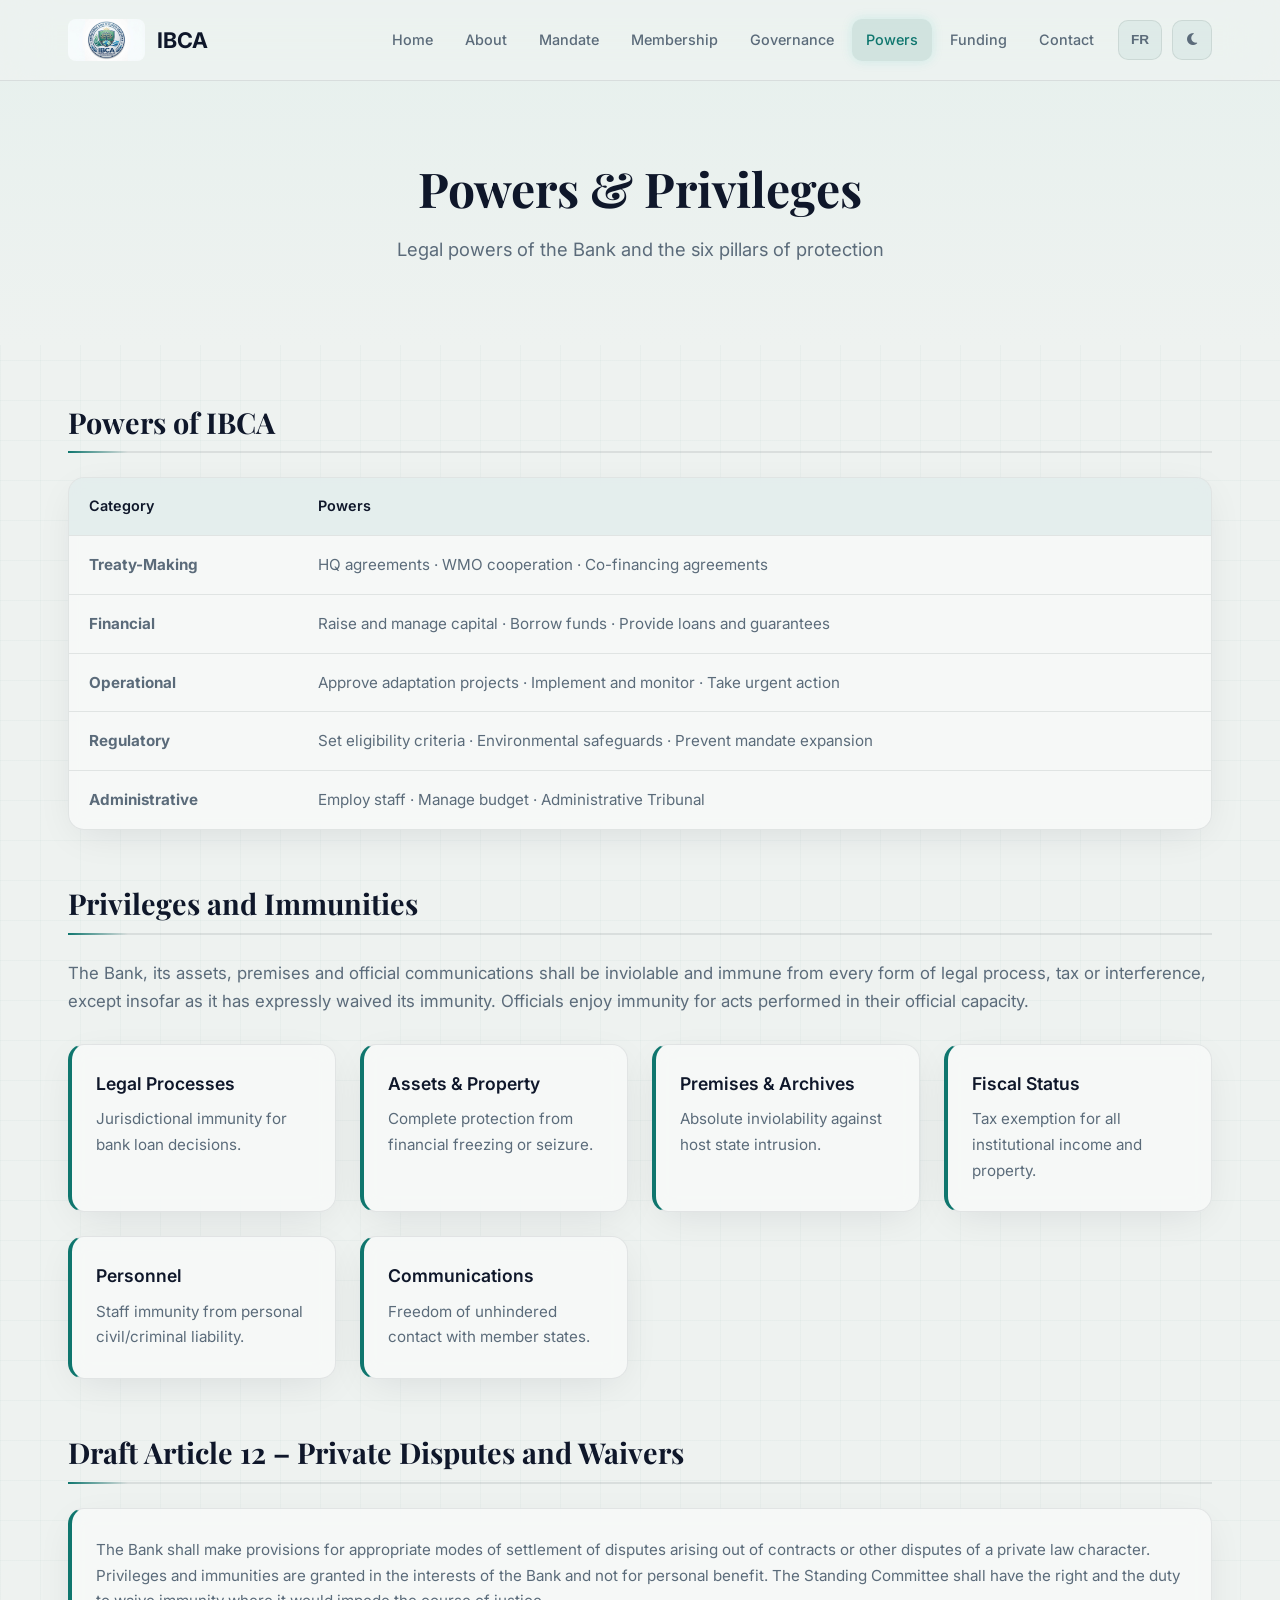
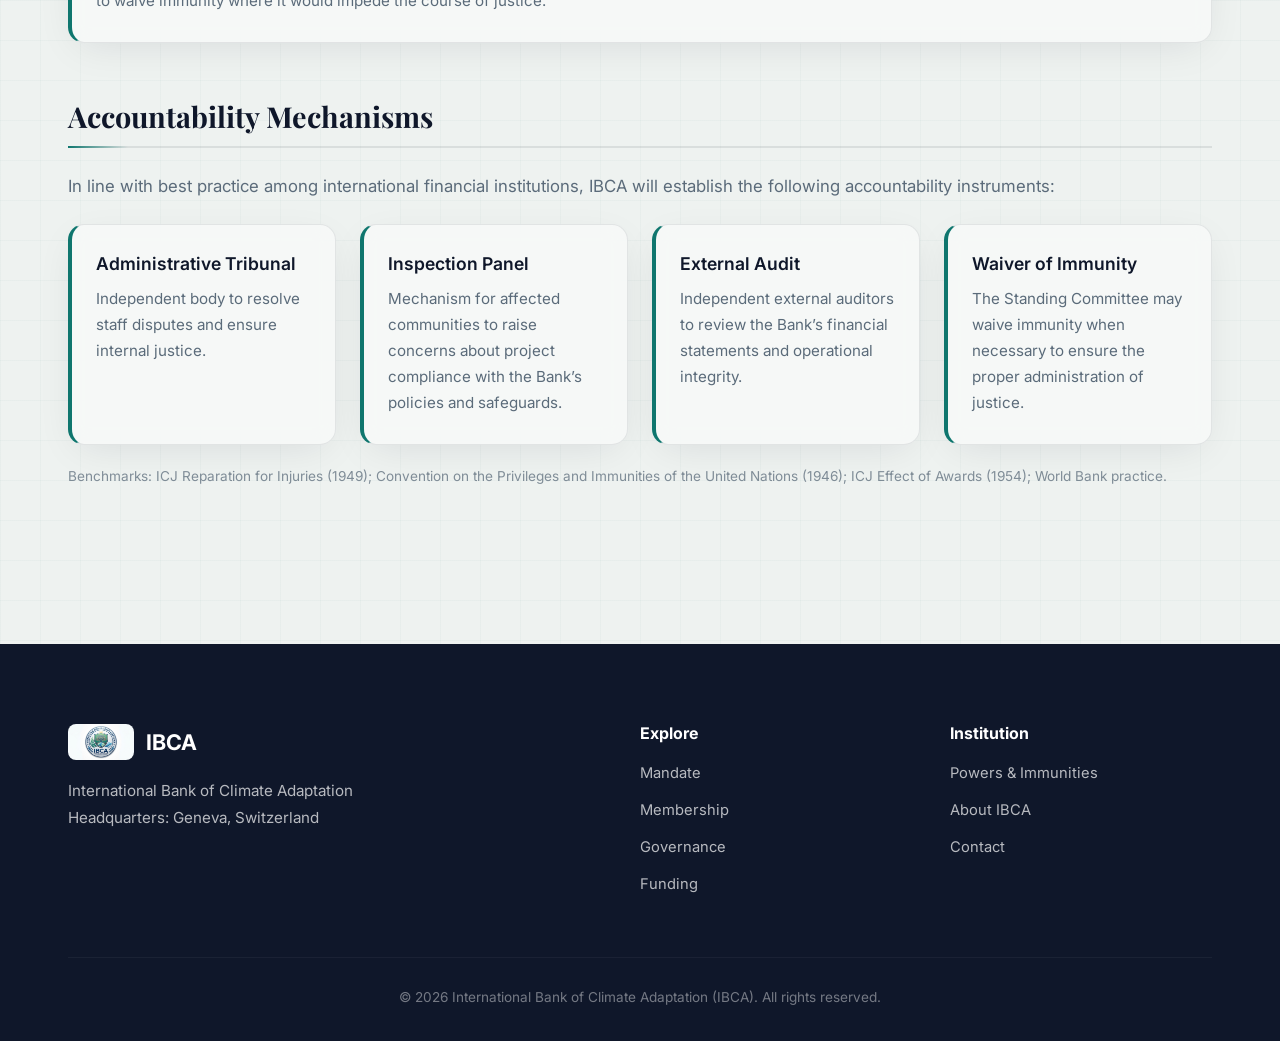
<file: powers.html>
<!DOCTYPE html>
<html lang="en" data-lang="en">
<head>
  <meta charset="UTF-8">
  <meta name="viewport" content="width=device-width, initial-scale=1.0">
  <title>Powers & Immunities – IBCA</title>
  <meta name="description" content="Powers and Privileges of the International Bank of Climate Adaptation (IBCA)">
  <link rel="preconnect" href="https://fonts.googleapis.com">
  <link rel="preconnect" href="https://fonts.gstatic.com" crossorigin>
  <link href="https://fonts.googleapis.com/css2?family=Inter:wght@400;500;600;700&family=Playfair+Display:wght@600;700&display=swap" rel="stylesheet">
  <link rel="stylesheet" href="https://cdnjs.cloudflare.com/ajax/libs/font-awesome/6.5.1/css/all.min.css">
  <link rel="stylesheet" href="css/style.css">
</head>
<body>
  <header class="header" id="header">
    <div class="container nav-container">
      <a href="index.html" class="logo">
        <img src="logo.png" alt="IBCA Logo">
        <span>IBCA</span>
      </a>
      <nav class="nav" id="nav">
        <a href="index.html" class="nav-link">
          <span class="lang-en">Home</span><span class="lang-fr">Accueil</span>
        </a>
        <a href="about.html" class="nav-link">
          <span class="lang-en">About</span><span class="lang-fr">À propos</span>
        </a>
        <a href="mandate.html" class="nav-link">
          <span class="lang-en">Mandate</span><span class="lang-fr">Mandat</span>
        </a>
        <a href="membership.html" class="nav-link">
          <span class="lang-en">Membership</span><span class="lang-fr">Adhésion</span>
        </a>
        <a href="governance.html" class="nav-link">
          <span class="lang-en">Governance</span><span class="lang-fr">Gouvernance</span>
        </a>
        <a href="powers.html" class="nav-link active">
          <span class="lang-en">Powers</span><span class="lang-fr">Pouvoirs</span>
        </a>
        <a href="funding.html" class="nav-link">
          <span class="lang-en">Funding</span><span class="lang-fr">Financement</span>
        </a>
        <a href="contact.html" class="nav-link">
          <span class="lang-en">Contact</span><span class="lang-fr">Contact</span>
        </a>
        <button class="lang-switch" id="langSwitch">FR</button>
        <button class="theme-toggle" id="themeToggle" aria-label="Toggle dark mode"><i class="fas fa-moon"></i></button>
      </nav>
      <button class="menu-toggle" id="menuToggle" aria-label="Menu"><i class="fas fa-bars"></i></button>
    </div>
  </header>

  <section class="page-hero">
    <div class="container">
      <h1>
        <span class="lang-en">Powers & Privileges</span>
        <span class="lang-fr">Pouvoirs & Privilèges</span>
      </h1>
      <p>
        <span class="lang-en">Legal powers of the Bank and the six pillars of protection</span>
        <span class="lang-fr">Pouvoirs juridiques de la Banque et les six piliers de protection</span>
      </p>
    </div>
  </section>

  <section class="content-section">
    <div class="container">
      <div class="content-block">
        <h2>
          <span class="lang-en">Powers of IBCA</span>
          <span class="lang-fr">Pouvoirs de l'IBCA</span>
        </h2>
        <div class="table-wrap">
          <table>
            <thead>
              <tr>
                <th><span class="lang-en">Category</span><span class="lang-fr">Catégorie</span></th>
                <th><span class="lang-en">Powers</span><span class="lang-fr">Pouvoirs</span></th>
              </tr>
            </thead>
            <tbody>
              <tr>
                <td><strong><span class="lang-en">Treaty-Making</span><span class="lang-fr">Conclusion de traités</span></strong></td>
                <td><span class="lang-en">HQ agreements · WMO cooperation · Co-financing agreements</span><span class="lang-fr">Accords de siège · Coopération avec l'OMM · Accords de cofinancement</span></td>
              </tr>
              <tr>
                <td><strong><span class="lang-en">Financial</span><span class="lang-fr">Financier</span></strong></td>
                <td><span class="lang-en">Raise and manage capital · Borrow funds · Provide loans and guarantees</span><span class="lang-fr">Lever et gérer le capital · Emprunter des fonds · Accorder des prêts et des garanties</span></td>
              </tr>
              <tr>
                <td><strong><span class="lang-en">Operational</span><span class="lang-fr">Opérationnel</span></strong></td>
                <td><span class="lang-en">Approve adaptation projects · Implement and monitor · Take urgent action</span><span class="lang-fr">Approuver les projets d'adaptation · Mettre en œuvre et suivre · Prendre des mesures urgentes</span></td>
              </tr>
              <tr>
                <td><strong><span class="lang-en">Regulatory</span><span class="lang-fr">Réglementaire</span></strong></td>
                <td><span class="lang-en">Set eligibility criteria · Environmental safeguards · Prevent mandate expansion</span><span class="lang-fr">Fixer les critères d'éligibilité · Garanties environnementales · Empêcher l'élargissement du mandat</span></td>
              </tr>
              <tr>
                <td><strong><span class="lang-en">Administrative</span><span class="lang-fr">Administratif</span></strong></td>
                <td><span class="lang-en">Employ staff · Manage budget · Administrative Tribunal</span><span class="lang-fr">Employer du personnel · Gérer le budget · Tribunal administratif</span></td>
              </tr>
            </tbody>
          </table>
        </div>
      </div>

      <div class="content-block">
        <h2>
          <span class="lang-en">Privileges and Immunities</span>
          <span class="lang-fr">Privilèges et immunités</span>
        </h2>
        <p>
          <span class="lang-en">The Bank, its assets, premises and official communications shall be inviolable and immune from every form of legal process, tax or interference, except insofar as it has expressly waived its immunity. Officials enjoy immunity for acts performed in their official capacity.</span>
          <span class="lang-fr">La Banque, ses actifs, ses locaux et ses communications officielles sont inviolables et immuns de toute forme de procédure judiciaire, d'impôt ou d'ingérence, sauf dans la mesure où elle a expressément renoncé à son immunité. Les fonctionnaires jouissent de l'immunité pour les actes accomplis dans l'exercice de leurs fonctions officielles.</span>
        </p>
        <div class="info-grid" style="margin-top:28px;">
          <div class="info-card">
            <h4><span class="lang-en">Legal Processes</span><span class="lang-fr">Procédures judiciaires</span></h4>
            <p><span class="lang-en">Jurisdictional immunity for bank loan decisions.</span><span class="lang-fr">Immunité de juridiction pour les décisions de prêt de la Banque.</span></p>
          </div>
          <div class="info-card">
            <h4><span class="lang-en">Assets & Property</span><span class="lang-fr">Actifs & Biens</span></h4>
            <p><span class="lang-en">Complete protection from financial freezing or seizure.</span><span class="lang-fr">Protection complète contre le gel ou la saisie financière.</span></p>
          </div>
          <div class="info-card">
            <h4><span class="lang-en">Premises & Archives</span><span class="lang-fr">Locaux & Archives</span></h4>
            <p><span class="lang-en">Absolute inviolability against host state intrusion.</span><span class="lang-fr">Inviolabilité absolue contre l'intrusion de l'État hôte.</span></p>
          </div>
          <div class="info-card">
            <h4><span class="lang-en">Fiscal Status</span><span class="lang-fr">Statut fiscal</span></h4>
            <p><span class="lang-en">Tax exemption for all institutional income and property.</span><span class="lang-fr">Exonération fiscale pour tous les revenus et biens institutionnels.</span></p>
          </div>
          <div class="info-card">
            <h4><span class="lang-en">Personnel</span><span class="lang-fr">Personnel</span></h4>
            <p><span class="lang-en">Staff immunity from personal civil/criminal liability.</span><span class="lang-fr">Immunité du personnel contre la responsabilité civile/pénale personnelle.</span></p>
          </div>
          <div class="info-card">
            <h4><span class="lang-en">Communications</span><span class="lang-fr">Communications</span></h4>
            <p><span class="lang-en">Freedom of unhindered contact with member states.</span><span class="lang-fr">Liberté de contact sans entrave avec les États membres.</span></p>
          </div>
        </div>
      </div>

      <!-- NEW: Draft Article 12 + Accountability -->
      <div class="content-block">
        <h2>
          <span class="lang-en">Draft Article 12 – Private Disputes and Waivers</span>
          <span class="lang-fr">Projet d'article 12 – Différends privés et renonciations</span>
        </h2>
        <div class="info-card">
          <p>
            <span class="lang-en">The Bank shall make provisions for appropriate modes of settlement of disputes arising out of contracts or other disputes of a private law character. Privileges and immunities are granted in the interests of the Bank and not for personal benefit. The Standing Committee shall have the right and the duty to waive immunity where it would impede the course of justice.</span>
            <span class="lang-fr">La Banque prend des dispositions pour des modes appropriés de règlement des différends découlant de contrats ou d'autres différends de droit privé. Les privilèges et immunités sont accordés dans l'intérêt de la Banque et non pour le bénéfice personnel. Le Comité permanent a le droit et le devoir de lever l'immunité lorsqu'elle ferait obstacle au cours de la justice.</span>
          </p>
        </div>
      </div>

      <div class="content-block">
        <h2>
          <span class="lang-en">Accountability Mechanisms</span>
          <span class="lang-fr">Mécanismes de responsabilité</span>
        </h2>
        <p style="color: var(--gray); margin-bottom: 24px;">
          <span class="lang-en">In line with best practice among international financial institutions, IBCA will establish the following accountability instruments:</span>
          <span class="lang-fr">Conformément aux meilleures pratiques des institutions financières internationales, l'IBCA mettra en place les instruments de responsabilité suivants :</span>
        </p>
        <div class="info-grid">
          <div class="info-card">
            <h4><span class="lang-en">Administrative Tribunal</span><span class="lang-fr">Tribunal administratif</span></h4>
            <p>
              <span class="lang-en">Independent body to resolve staff disputes and ensure internal justice.</span>
              <span class="lang-fr">Organe indépendant chargé de résoudre les différends du personnel et d'assurer la justice interne.</span>
            </p>
          </div>
          <div class="info-card">
            <h4><span class="lang-en">Inspection Panel</span><span class="lang-fr">Panel d'inspection</span></h4>
            <p>
              <span class="lang-en">Mechanism for affected communities to raise concerns about project compliance with the Bank’s policies and safeguards.</span>
              <span class="lang-fr">Mécanisme permettant aux communautés affectées de faire part de leurs préoccupations concernant la conformité des projets aux politiques et garanties de la Banque.</span>
            </p>
          </div>
          <div class="info-card">
            <h4><span class="lang-en">External Audit</span><span class="lang-fr">Audit externe</span></h4>
            <p>
              <span class="lang-en">Independent external auditors to review the Bank’s financial statements and operational integrity.</span>
              <span class="lang-fr">Auditeurs externes indépendants chargés d'examiner les états financiers et l'intégrité opérationnelle de la Banque.</span>
            </p>
          </div>
          <div class="info-card">
            <h4><span class="lang-en">Waiver of Immunity</span><span class="lang-fr">Levée d'immunité</span></h4>
            <p>
              <span class="lang-en">The Standing Committee may waive immunity when necessary to ensure the proper administration of justice.</span>
              <span class="lang-fr">Le Comité permanent peut lever l'immunité lorsque cela est nécessaire pour assurer la bonne administration de la justice.</span>
            </p>
          </div>
        </div>
        <p style="font-size: 0.85rem; margin-top: 20px; opacity: 0.75;">
          <span class="lang-en">Benchmarks: ICJ Reparation for Injuries (1949); Convention on the Privileges and Immunities of the United Nations (1946); ICJ Effect of Awards (1954); World Bank practice.</span>
          <span class="lang-fr">Références : CIJ Réparation des dommages (1949) ; Convention sur les privilèges et immunités des Nations Unies (1946) ; CIJ Effet des jugements (1954) ; pratique de la Banque mondiale.</span>
        </p>
      </div>

    </div>
  </section>

  <footer class="footer">
    <div class="container">
      <div class="footer-grid">
        <div class="footer-brand">
          <div class="logo">
            <img src="logo.png" alt="IBCA" style="height:36px;">
            <span>IBCA</span>
          </div>
          <p>
            <span class="lang-en">International Bank of Climate Adaptation<br>Headquarters: Geneva, Switzerland</span>
            <span class="lang-fr">Banque internationale d'adaptation au climat<br>Siège : Genève, Suisse</span>
          </p>
        </div>
        <div class="footer-links">
          <h4><span class="lang-en">Explore</span><span class="lang-fr">Explorer</span></h4>
          <a href="mandate.html"><span class="lang-en">Mandate</span><span class="lang-fr">Mandat</span></a>
          <a href="membership.html"><span class="lang-en">Membership</span><span class="lang-fr">Adhésion</span></a>
          <a href="governance.html"><span class="lang-en">Governance</span><span class="lang-fr">Gouvernance</span></a>
          <a href="funding.html"><span class="lang-en">Funding</span><span class="lang-fr">Financement</span></a>
        </div>
        <div class="footer-links">
          <h4><span class="lang-en">Institution</span><span class="lang-fr">Institution</span></h4>
          <a href="powers.html"><span class="lang-en">Powers & Immunities</span><span class="lang-fr">Pouvoirs & Immunités</span></a>
          <a href="about.html"><span class="lang-en">About IBCA</span><span class="lang-fr">À propos de l'IBCA</span></a>
          <a href="contact.html"><span class="lang-en">Contact</span><span class="lang-fr">Contact</span></a>
        </div>
      </div>
      <div class="footer-bottom">
        <p>© 2026 International Bank of Climate Adaptation (IBCA). All rights reserved.</p>
      </div>
    </div>
  </footer>
  <script src="js/main.js"></script>
</body>
</html>
</file>
<file: css/style.css>
/* ===== IBCA Premium Design System – Soft Institutional + Tech Feel + EN/FR ===== */
:root {
  --primary: #0f766e;
  --primary-light: #14b8a6;
  --primary-dark: #115e59;
  --accent: #a3e635;
  --navy: #0f172a;
  --slate: #1e293b;
  --gray: #5b6b7a;
  --light: #e8eeec;
  --white: #f7f9f8;
  --card-bg: rgba(247, 249, 248, 0.85);
  --body-bg: #eef2f0;
  --header-bg: rgba(238, 242, 240, 0.85);
  --border: rgba(15, 23, 42, 0.09);
  --radius: 16px;
  --shadow: 0 10px 40px -10px rgba(15, 23, 42, 0.1);
  --shadow-lg: 0 25px 50px -12px rgba(15, 23, 42, 0.15);
  --glow: 0 0 20px rgba(20, 184, 166, 0.25);
  --transition: all 0.35s cubic-bezier(0.4, 0, 0.2, 1);
}

[data-theme="dark"] {
  --navy: #f1f5f9;
  --slate: #e2e8f0;
  --gray: #94a3b8;
  --light: #1e293b;
  --white: #0f172a;
  --card-bg: rgba(30, 41, 59, 0.75);
  --body-bg: #0f172a;
  --header-bg: rgba(15, 23, 42, 0.85);
  --border: rgba(255, 255, 255, 0.08);
  --shadow: 0 10px 40px -10px rgba(0, 0, 0, 0.4);
  --shadow-lg: 0 25px 50px -12px rgba(0, 0, 0, 0.5);
  --glow: 0 0 24px rgba(20, 184, 166, 0.35);
}

* { margin: 0; padding: 0; box-sizing: border-box; }
html { scroll-behavior: smooth; }
body {
  font-family: 'Inter', -apple-system, BlinkMacSystemFont, sans-serif;
  color: var(--slate);
  line-height: 1.7;
  background: var(--body-bg);
  overflow-x: hidden;
  transition: background 0.3s, color 0.3s;
  /* subtle tech grid */
  background-image: 
    linear-gradient(rgba(15, 118, 110, 0.03) 1px, transparent 1px),
    linear-gradient(90deg, rgba(15, 118, 110, 0.03) 1px, transparent 1px);
  background-size: 40px 40px;
}
[data-theme="dark"] body {
  background-image: 
    linear-gradient(rgba(20, 184, 166, 0.04) 1px, transparent 1px),
    linear-gradient(90deg, rgba(20, 184, 166, 0.04) 1px, transparent 1px);
}

h1, h2, h3, h4 {
  font-family: 'Playfair Display', Georgia, serif;
  font-weight: 700;
  line-height: 1.2;
  color: var(--navy);
}

a { text-decoration: none; color: inherit; transition: var(--transition); }
.container { width: 100%; max-width: 1200px; margin: 0 auto; padding: 0 28px; }

/* Header – glass */
.header {
  position: fixed; top: 0; left: 0; right: 0; z-index: 1000;
  background: var(--header-bg); backdrop-filter: blur(24px) saturate(180%);
  -webkit-backdrop-filter: blur(24px) saturate(180%);
  border-bottom: 1px solid var(--border); transition: var(--transition);
}
.header.scrolled { box-shadow: 0 4px 30px rgba(0,0,0,0.08), var(--glow); }
.nav-container { display: flex; align-items: center; justify-content: space-between; height: 80px; }
.logo { display: flex; align-items: center; gap: 12px; font-weight: 700; font-size: 1.35rem; color: var(--navy); }
.logo img { height: 42px; width: auto; border-radius: 8px; object-fit: contain; }
.nav { display: flex; gap: 4px; align-items: center; }
.nav-link { padding: 9px 14px; border-radius: 10px; font-size: 0.9rem; font-weight: 500; color: var(--gray); }
.nav-link:hover, .nav-link.active { color: var(--primary); background: rgba(15,118,110,0.12); box-shadow: 0 0 12px rgba(20,184,166,0.15); }

.lang-switch, .theme-toggle {
  background: rgba(15,118,110,0.06); border: 1px solid var(--border); height: 40px;
  border-radius: 10px; display: flex; align-items: center; justify-content: center;
  cursor: pointer; color: var(--gray); margin-left: 6px; transition: var(--transition);
  font-size: 0.85rem; font-weight: 600; padding: 0 12px;
}
.lang-switch:hover, .theme-toggle:hover { color: var(--primary); border-color: var(--primary); box-shadow: var(--glow); }
.theme-toggle { width: 40px; padding: 0; }

.menu-toggle { display: none; background: none; border: none; font-size: 1.5rem; color: var(--navy); cursor: pointer; }

/* Buttons with glow */
.btn {
  display: inline-flex; align-items: center; gap: 8px;
  padding: 14px 28px; border-radius: 12px; font-weight: 600; font-size: 0.95rem;
  transition: var(--transition); border: none; cursor: pointer; position: relative;
}
.btn-primary {
  background: linear-gradient(135deg, var(--primary), var(--primary-dark));
  color: white; box-shadow: 0 8px 24px rgba(15,118,110,0.3);
}
.btn-primary:hover { transform: translateY(-2px); box-shadow: 0 12px 32px rgba(15,118,110,0.45), var(--glow); }
.btn-outline { background: transparent; color: var(--primary); border: 2px solid var(--primary); }
.btn-outline:hover { background: var(--primary); color: white; box-shadow: var(--glow); }

/* Hero */
.hero {
  min-height: 100vh; display: flex; align-items: center; padding: 140px 0 100px;
  background: radial-gradient(ellipse 80% 50% at 70% 20%, rgba(20,184,166,0.12), transparent),
              radial-gradient(ellipse 60% 40% at 20% 80%, rgba(163,230,53,0.07), transparent),
              linear-gradient(180deg, #e6f0ed 0%, #eef2f0 100%);
  position: relative; overflow: hidden;
}
[data-theme="dark"] .hero {
  background: radial-gradient(ellipse 80% 50% at 70% 20%, rgba(20,184,166,0.1), transparent),
              linear-gradient(180deg, #0f172a 0%, #020617 100%);
}
.hero-content { display: grid; grid-template-columns: 1.15fr 0.85fr; gap: 60px; align-items: center; }
.hero-eyebrow {
  display: inline-flex; align-items: center; gap: 8px; font-size: 0.85rem; font-weight: 600;
  text-transform: uppercase; letter-spacing: 2px; color: var(--primary); margin-bottom: 20px;
}
.hero-eyebrow::before { content: ''; width: 24px; height: 2px; background: var(--primary); box-shadow: 0 0 8px var(--primary); }
.hero h1 { font-size: clamp(2.5rem, 5.2vw, 3.6rem); margin-bottom: 24px; letter-spacing: -0.02em; }
.hero h1 span {
  background: linear-gradient(135deg, var(--primary), var(--primary-light));
  -webkit-background-clip: text; -webkit-text-fill-color: transparent; background-clip: text;
}
.hero-subtitle { font-size: 1.15rem; color: var(--gray); max-width: 520px; margin-bottom: 36px; line-height: 1.8; }
.hero-cta { display: flex; gap: 14px; flex-wrap: wrap; }
.hero-visual { position: relative; display: flex; justify-content: center; }
.globe-ring {
  width: 360px; height: 360px; border-radius: 50%;
  background: linear-gradient(145deg, var(--primary-light), var(--primary-dark));
  display: flex; align-items: center; justify-content: center;
  box-shadow: 0 30px 60px rgba(15,118,110,0.3), inset 0 0 60px rgba(255,255,255,0.1), 0 0 40px rgba(20,184,166,0.2);
  position: relative; animation: float 6s ease-in-out infinite;
}
.globe-ring::before {
  content: ''; position: absolute; inset: -18px; border-radius: 50%;
  border: 1px solid rgba(20,184,166,0.25); animation: pulse-ring 3s ease-out infinite;
}
.globe-ring::after {
  content: ''; position: absolute; inset: -36px; border-radius: 50%;
  border: 1px solid rgba(20,184,166,0.12); animation: pulse-ring 3s ease-out infinite 0.8s;
}
.globe-ring i { font-size: 8.5rem; color: rgba(255,255,255,0.95); text-shadow: 0 0 20px rgba(255,255,255,0.3); }
@keyframes float { 0%,100%{transform:translateY(0)} 50%{transform:translateY(-16px)} }
@keyframes pulse-ring { 0%{transform:scale(0.95);opacity:0.6} 100%{transform:scale(1.15);opacity:0} }

/* Sections */
.section { padding: 100px 0; }
.section-header { text-align: center; max-width: 680px; margin: 0 auto 56px; }
.section-header h2 { font-size: 2.3rem; margin-bottom: 14px; }
.section-header p { color: var(--gray); font-size: 1.08rem; }

/* Stats */
.stats { padding: 56px 0; background: var(--navy); color: white; position: relative; }
[data-theme="dark"] .stats { background: #020617; }
.stats-grid { display: grid; grid-template-columns: repeat(4,1fr); gap: 28px; text-align: center; }
.stat-item h3 { font-size: 2.1rem; color: var(--accent); margin-bottom: 6px; font-family: 'Inter',sans-serif; font-weight: 700; text-shadow: 0 0 12px rgba(163,230,53,0.4); }
.stat-item p { font-size: 0.92rem; opacity: 0.8; }

/* Cards – glass + glow */
.cards { display: grid; grid-template-columns: repeat(3,1fr); gap: 26px; }
.card {
  background: var(--card-bg); backdrop-filter: blur(12px);
  border-radius: var(--radius); padding: 32px 26px;
  border: 1px solid var(--border); box-shadow: var(--shadow); transition: var(--transition);
  position: relative; overflow: hidden;
}
.card::before {
  content: ''; position: absolute; top: 0; left: 0; width: 100%; height: 3px;
  background: linear-gradient(90deg, var(--primary), var(--accent));
  transform: scaleX(0); transition: transform 0.4s ease; transform-origin: left;
}
.card:hover { transform: translateY(-8px); box-shadow: var(--shadow-lg), var(--glow); border-color: rgba(20,184,166,0.3); }
.card:hover::before { transform: scaleX(1); }
.card-icon {
  width: 52px; height: 52px; border-radius: 14px; background: rgba(15,118,110,0.12);
  display: flex; align-items: center; justify-content: center; margin-bottom: 18px;
  color: var(--primary); font-size: 1.3rem; transition: var(--transition);
}
.card:hover .card-icon { background: rgba(15,118,110,0.2); box-shadow: 0 0 16px rgba(20,184,166,0.25); }
.card h3 { font-size: 1.2rem; margin-bottom: 10px; font-family: 'Inter',sans-serif; font-weight: 600; }
.card p { color: var(--gray); font-size: 0.93rem; }

/* Two column */
.two-col { display: grid; grid-template-columns: 1fr 1fr; gap: 56px; align-items: center; }
.highlight-panel {
  background: linear-gradient(145deg, var(--primary-dark), var(--primary));
  color: white; padding: 44px 36px; border-radius: 20px; box-shadow: var(--shadow-lg), 0 0 40px rgba(15,118,110,0.25);
  position: relative; overflow: hidden;
}
.highlight-panel::after {
  content: ''; position: absolute; top: -50%; right: -50%; width: 100%; height: 100%;
  background: radial-gradient(circle, rgba(255,255,255,0.08) 0%, transparent 70%);
  pointer-events: none;
}
.highlight-panel h3 { color: white; font-size: 1.35rem; margin-bottom: 22px; font-family: 'Inter',sans-serif; }
.highlight-panel ul { list-style: none; }
.highlight-panel li { display: flex; align-items: flex-start; gap: 12px; margin-bottom: 14px; font-size: 0.98rem; }
.highlight-panel i { color: var(--accent); margin-top: 4px; flex-shrink: 0; text-shadow: 0 0 8px rgba(163,230,53,0.5); }

/* Map Section */
.map-section { padding: 80px 0; background: var(--light); }
.map-container {
  height: 480px; border-radius: 20px; overflow: hidden;
  box-shadow: var(--shadow-lg), 0 0 30px rgba(15,118,110,0.1); border: 1px solid var(--border);
}
.leaflet-popup-content { font-family: 'Inter', sans-serif; font-size: 0.92rem; }
.leaflet-popup-content strong { color: var(--primary-dark); }

/* Footer */
.footer { background: var(--navy); color: rgba(255,255,255,0.7); padding: 80px 0 32px; }
[data-theme="dark"] .footer { background: #020617; }
.footer-grid { display: grid; grid-template-columns: 2fr 1fr 1fr; gap: 48px; margin-bottom: 48px; }
.footer-brand .logo { color: white; margin-bottom: 16px; }
.footer-brand p { font-size: 0.95rem; line-height: 1.8; }
.footer h4 { color: white; font-family: 'Inter',sans-serif; font-size: 1rem; margin-bottom: 18px; }
.footer-links a { display: block; margin-bottom: 12px; font-size: 0.92rem; }
.footer-links a:hover { color: var(--primary-light); text-shadow: 0 0 8px rgba(20,184,166,0.4); }
.footer-bottom { border-top: 1px solid rgba(255,255,255,0.08); padding-top: 28px; text-align: center; font-size: 0.85rem; opacity: 0.6; }

/* Language visibility helpers – EN / FR */
[data-lang="fr"] .lang-en { display: none !important; }
[data-lang="en"] .lang-fr { display: none !important; }

/* ========== Subpage Styles ========== */
.page-hero {
  padding: 160px 0 80px;
  background: linear-gradient(180deg, #e6f0ed 0%, var(--body-bg) 100%);
  text-align: center;
  position: relative;
}
[data-theme="dark"] .page-hero {
  background: linear-gradient(180deg, #0f172a 0%, var(--body-bg) 100%);
}
.page-hero h1 {
  font-size: clamp(2.2rem, 4.5vw, 3rem);
  margin-bottom: 16px;
}
.page-hero p {
  color: var(--gray);
  font-size: 1.15rem;
  max-width: 640px;
  margin: 0 auto;
}

.content-section {
  padding: 60px 0 100px;
}
.content-block {
  margin-bottom: 56px;
}
.content-block h2 {
  font-size: 1.8rem;
  margin-bottom: 24px;
  padding-bottom: 12px;
  border-bottom: 2px solid var(--border);
  position: relative;
}
.content-block h2::after {
  content: ''; position: absolute; bottom: -2px; left: 0; width: 60px; height: 2px;
  background: linear-gradient(90deg, var(--primary), transparent);
}
.content-block p {
  color: var(--gray);
  margin-bottom: 16px;
  font-size: 1.05rem;
}
.content-block ul, .content-block ol {
  color: var(--gray);
  padding-left: 24px;
  margin-bottom: 16px;
}
.content-block li {
  margin-bottom: 12px;
  line-height: 1.7;
}

/* Info Grid & Cards – glass */
.info-grid {
  display: grid;
  grid-template-columns: repeat(auto-fit, minmax(260px, 1fr));
  gap: 24px;
  margin-top: 24px;
}
.info-card {
  background: var(--card-bg); backdrop-filter: blur(10px);
  border-radius: var(--radius);
  padding: 28px 24px;
  border: 1px solid var(--border);
  box-shadow: var(--shadow);
  border-left: 4px solid var(--primary);
  transition: var(--transition);
}
.info-card:hover {
  transform: translateY(-4px);
  box-shadow: var(--shadow-lg), var(--glow);
  border-color: rgba(20,184,166,0.35);
}
.info-card h4 {
  font-family: 'Inter', sans-serif;
  font-size: 1.1rem;
  font-weight: 600;
  margin-bottom: 12px;
  color: var(--navy);
  display: flex;
  align-items: center;
  gap: 10px;
}
.info-card p, .info-card ul {
  color: var(--gray);
  font-size: 0.95rem;
  margin: 0;
}
.info-card ul {
  padding-left: 18px;
}
.info-card li {
  margin-bottom: 6px;
}

/* Tables */
.table-wrap {
  overflow-x: auto;
  border-radius: var(--radius);
  border: 1px solid var(--border);
  box-shadow: var(--shadow);
  background: var(--card-bg); backdrop-filter: blur(8px);
}
table {
  width: 100%;
  border-collapse: collapse;
  background: transparent;
}
th, td {
  padding: 16px 20px;
  text-align: left;
  border-bottom: 1px solid var(--border);
}
th {
  background: rgba(15,118,110,0.08);
  font-weight: 600;
  color: var(--navy);
  font-family: 'Inter', sans-serif;
  font-size: 0.9rem;
}
td {
  color: var(--gray);
  font-size: 0.95rem;
}
tr:last-child td {
  border-bottom: none;
}
[data-theme="dark"] th {
  background: rgba(20,184,166,0.1);
}

/* Forms */
.form-group {
  margin-bottom: 22px;
}
.form-group label {
  display: block;
  font-weight: 500;
  margin-bottom: 8px;
  color: var(--navy);
  font-size: 0.95rem;
}
.form-group input,
.form-group select,
.form-group textarea {
  width: 100%;
  padding: 14px 16px;
  border: 1px solid var(--border);
  border-radius: 12px;
  background: var(--card-bg);
  color: var(--slate);
  font-family: inherit;
  font-size: 1rem;
  transition: var(--transition);
  backdrop-filter: blur(6px);
}
.form-group input:focus,
.form-group select:focus,
.form-group textarea:focus {
  outline: none;
  border-color: var(--primary);
  box-shadow: 0 0 0 3px rgba(15, 118, 110, 0.18), var(--glow);
}
.form-group textarea {
  min-height: 140px;
  resize: vertical;
}
.text-center { text-align: center; }

/* Responsive */
@media (max-width: 960px) {
  .hero-content, .two-col, .stats-grid, .cards, .footer-grid { grid-template-columns: 1fr; }
  .nav { display: none; }
  .nav.open {
    display: flex;
    flex-direction: column;
    position: absolute;
    top: 80px;
    left: 0;
    right: 0;
    background: var(--card-bg);
    backdrop-filter: blur(20px);
    -webkit-backdrop-filter: blur(20px);
    padding: 16px 20px 24px;
    box-shadow: var(--shadow-lg);
    z-index: 999;
    gap: 4px;
    border-bottom: 1px solid var(--border);
    max-height: calc(100vh - 80px);
    overflow-y: auto;
  }
  .nav.open .nav-link {
    width: 100%;
    padding: 14px 16px;
    font-size: 1rem;
    border-radius: 12px;
    text-align: left;
  }
  .nav.open .lang-switch,
  .nav.open .theme-toggle {
    margin: 12px 0 0 0;
    width: 100%;
    height: 46px;
    justify-content: center;
    font-size: 0.95rem;
  }
  .nav.open .theme-toggle {
    width: 100%;
  }
  .menu-toggle { display: block; }
  .globe-ring { width: 280px; height: 280px; }
  .globe-ring i { font-size: 6.5rem; }
  .hero { padding: 120px 0 70px; }
  .section { padding: 70px 0; }
  .map-container { height: 360px; }
  .page-hero { padding: 130px 0 50px; }
  .content-section { padding: 40px 0 70px; }
  .info-grid { grid-template-columns: 1fr; }
  .logo img { height: 36px; }
}
</file>
